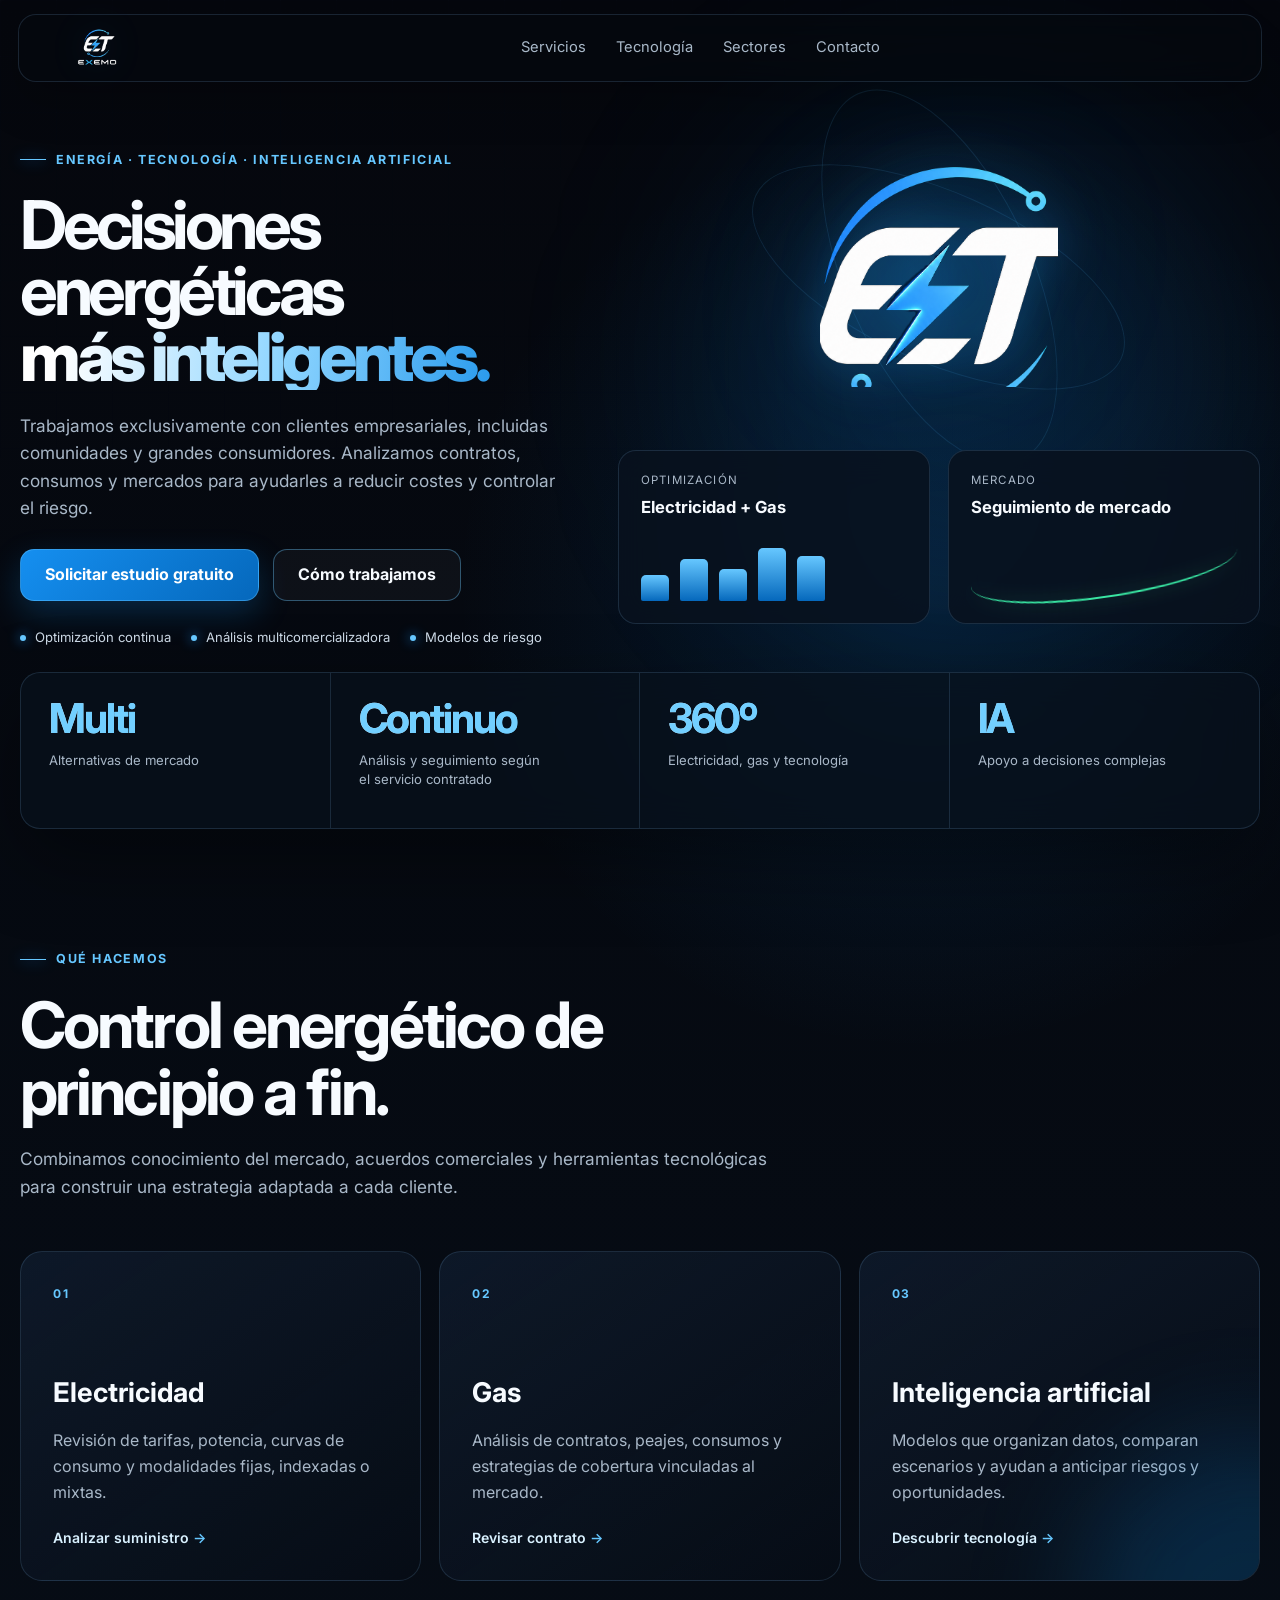
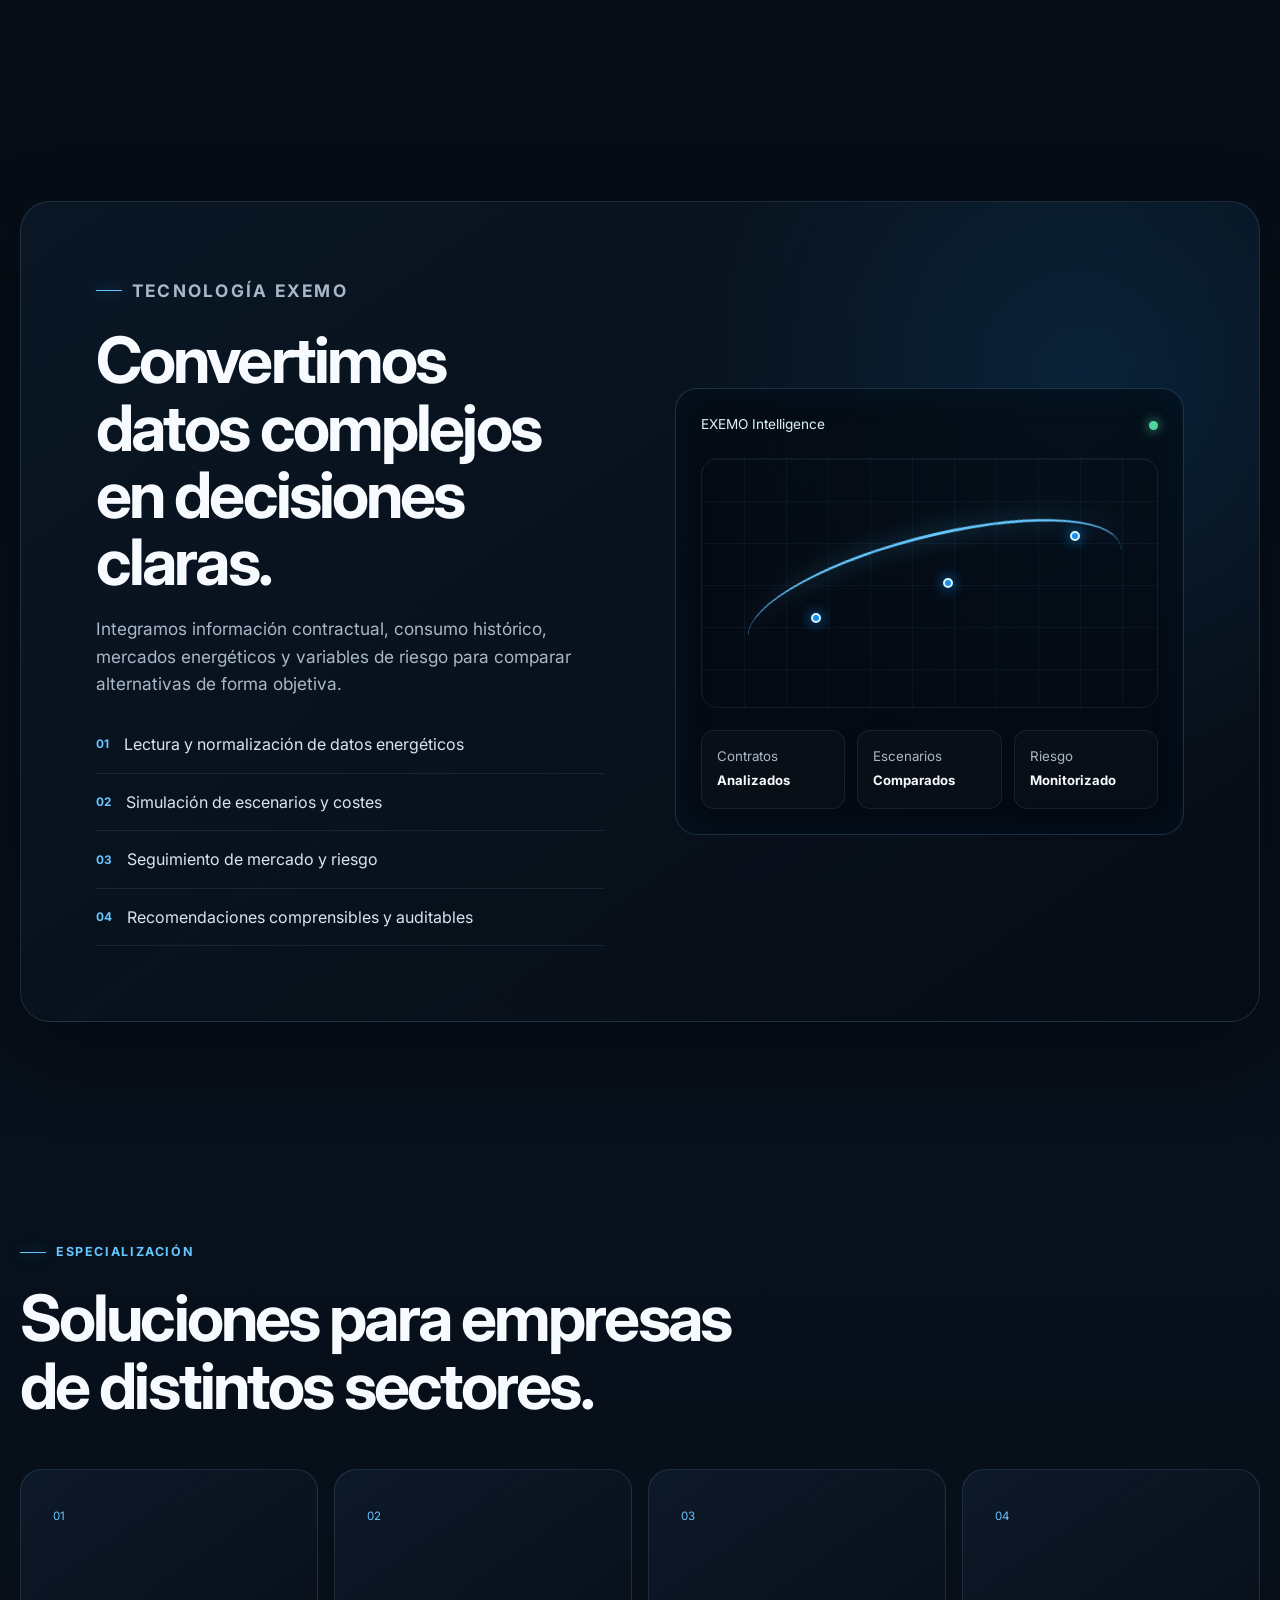
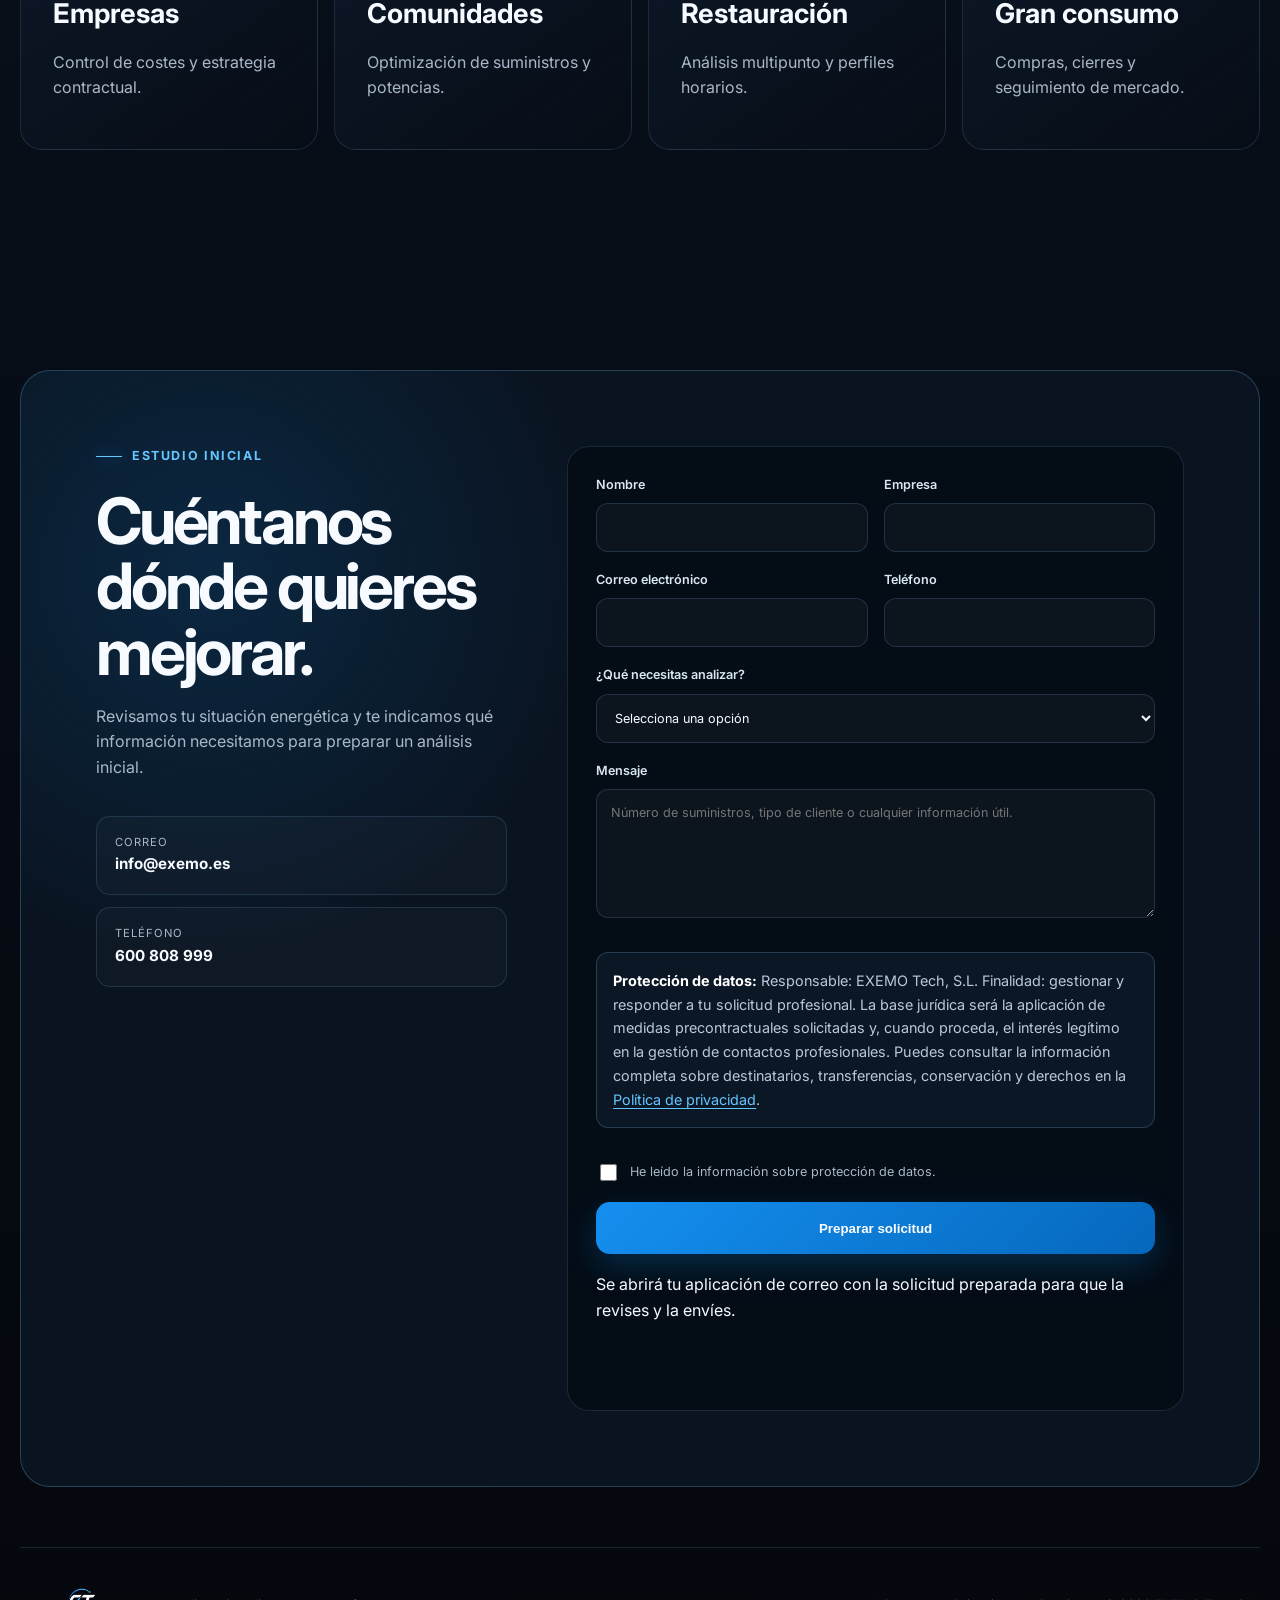
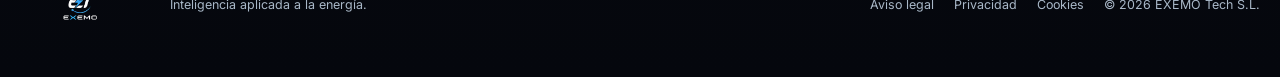
<file: index.html>
<!DOCTYPE html>
<html lang="es">
<head>
  <meta charset="UTF-8">
  <meta name="viewport" content="width=device-width, initial-scale=1.0">
  <title>EXEMO Tech | Inteligencia aplicada a la energía</title>
  <meta name="description" content="EXEMO Tech optimiza contratos, consumos y decisiones energéticas mediante análisis avanzado e inteligencia artificial.">
  <meta name="theme-color" content="#05070d">

  <link rel="icon" href="assets/favicon.png" type="image/png">
  <link rel="preconnect" href="https://fonts.googleapis.com">
  <link rel="preconnect" href="https://fonts.gstatic.com" crossorigin>
  <link href="https://fonts.googleapis.com/css2?family=Inter:wght@400;500;600;700;800&display=swap" rel="stylesheet">
  <link rel="stylesheet" href="css/style.css?v=10">
  <style>
    .privacy-inline{margin:1rem 0;padding:1rem;border:1px solid rgba(120,170,210,.25);border-radius:12px;background:rgba(16,29,43,.72);color:#b9c8d8;font-size:.9rem;line-height:1.65}
    .privacy-inline strong{color:#fff}
    .privacy-inline a{color:#62c5ff;text-decoration:underline;text-underline-offset:3px}
  </style>
</head>

<body>
  <div class="background-grid" aria-hidden="true"></div>

  <header class="site-header">
    <a class="brand" href="#inicio" aria-label="EXEMO Tech, inicio">
      <img src="assets/logo-dark-transparent.png" alt="EXEMO Tech">
    </a>

    <button class="menu-button" type="button" aria-expanded="false" aria-controls="main-navigation">
      <span></span><span></span><span></span>
      <span class="sr-only">Abrir menú</span>
    </button>

    <nav id="main-navigation" class="main-nav" aria-label="Navegación principal">
      <a href="#servicios">Servicios</a>
      <a href="#tecnologia">Tecnología</a>
      <a href="#sectores">Sectores</a>
      <a href="#contacto">Contacto</a>
    </nav>
  </header>

  <main>
    <section id="inicio" class="hero">
      <div class="hero-glow" aria-hidden="true"></div>

      <div class="hero-copy reveal">
        <p class="eyebrow"><span></span> Energía · Tecnología · Inteligencia artificial</p>

        <h1>
          Decisiones energéticas
          <strong>más inteligentes.</strong>
        </h1>

        <p class="hero-description">
          Trabajamos exclusivamente con clientes empresariales, incluidas comunidades y grandes
          consumidores. Analizamos contratos, consumos y mercados para ayudarles a reducir costes
          y controlar el riesgo.
        </p>

        <div class="hero-actions">
          <a class="button" href="#contacto">Solicitar estudio gratuito</a>
          <a class="button button-secondary" href="#tecnologia">Cómo trabajamos</a>
        </div>

        <div class="trust-strip" aria-label="Principales capacidades">
          <span>Optimización continua</span>
          <span>Análisis multicomercializadora</span>
          <span>Modelos de riesgo</span>
        </div>
      </div>

      <div class="hero-visual reveal" aria-label="Panel conceptual de inteligencia energética">
        <div class="orbital-card">
          <div class="orbital-ring ring-one"></div>
          <div class="orbital-ring ring-two"></div>
          <img class="hero-symbol" src="assets/exemo-symbol.png" alt="" aria-hidden="true">
        </div>

        <div class="data-card data-card-top">
          <span class="data-label">Mercado</span>
          <strong>Seguimiento de mercado</strong>
          <span class="data-status"><i></i> Información para el análisis</span>
        </div>

        <div class="data-card data-card-bottom">
          <span class="data-label">Optimización</span>
          <strong>Electricidad + Gas</strong>
          <div class="mini-bars" aria-hidden="true">
            <span style="--height: 42%"></span>
            <span style="--height: 68%"></span>
            <span style="--height: 52%"></span>
            <span style="--height: 86%"></span>
            <span style="--height: 72%"></span>
          </div>
        </div>
      </div>
    
</section>

    <section class="proof-strip" aria-label="Capacidades de EXEMO Tech">
      <div class="proof-item reveal">
        <strong>Multi</strong>
        <p>Alternativas de mercado</p>
      </div>
      <div class="proof-item reveal">
        <strong>Continuo</strong>
        <p>Análisis y seguimiento según el servicio contratado</p>
      </div>
      <div class="proof-item reveal">
        <strong>360º</strong>
        <p>Electricidad, gas y tecnología</p>
      </div>
      <div class="proof-item reveal">
        <strong>IA</strong>
        <p>Apoyo a decisiones complejas</p>
      </div>
    </section>

    <section id="servicios" class="section">
      <div class="section-heading reveal">
        <p class="eyebrow"><span></span> Qué hacemos</p>
        <h2>Control energético de principio a fin.</h2>
        <p>
          Combinamos conocimiento del mercado, acuerdos comerciales y herramientas
          tecnológicas para construir una estrategia adaptada a cada cliente.
        </p>
      </div>

      <div class="services-grid">
        <article class="service-card reveal">
          <div class="service-number">01</div>
          <h3>Electricidad</h3>
          <p>Revisión de tarifas, potencia, curvas de consumo y modalidades fijas, indexadas o mixtas.</p>
          <a href="#contacto">Analizar suministro <span>→</span></a>
        </article>

        <article class="service-card reveal">
          <div class="service-number">02</div>
          <h3>Gas</h3>
          <p>Análisis de contratos, peajes, consumos y estrategias de cobertura vinculadas al mercado.</p>
          <a href="#contacto">Revisar contrato <span>→</span></a>
        </article>

        <article class="service-card service-card-featured reveal">
          <div class="service-number">03</div>
          <h3>Inteligencia artificial</h3>
          <p>Modelos que organizan datos, comparan escenarios y ayudan a anticipar riesgos y oportunidades.</p>
          <a href="#tecnologia">Descubrir tecnología <span>→</span></a>
        </article>
      </div>
    </section>

    <section id="tecnologia" class="section technology-section">
      <div class="technology-panel reveal">
        <div class="technology-copy">
          <p class="eyebrow"><span></span> Tecnología EXEMO</p>
          <h2>Convertimos datos complejos en decisiones claras.</h2>
          <p>
            Integramos información contractual, consumo histórico, mercados energéticos
            y variables de riesgo para comparar alternativas de forma objetiva.
          </p>

          <ul class="feature-list">
            <li><span>01</span> Lectura y normalización de datos energéticos</li>
            <li><span>02</span> Simulación de escenarios y costes</li>
            <li><span>03</span> Seguimiento de mercado y riesgo</li>
            <li><span>04</span> Recomendaciones comprensibles y auditables</li>
          </ul>
        </div>

        <div class="technology-dashboard" aria-hidden="true">
          <div class="dashboard-header">
            <span>EXEMO Intelligence</span>
            <i></i>
          </div>
          <div class="dashboard-chart">
            <span class="chart-line"></span>
            <div class="chart-point point-one"></div>
            <div class="chart-point point-two"></div>
            <div class="chart-point point-three"></div>
          </div>
          <div class="dashboard-metrics">
            <div><small>Contratos</small><strong>Analizados</strong></div>
            <div><small>Escenarios</small><strong>Comparados</strong></div>
            <div><small>Riesgo</small><strong>Monitorizado</strong></div>
          </div>
        </div>
      </div>
    </section>

    <section id="sectores" class="section">
      <div class="section-heading reveal">
        <p class="eyebrow"><span></span> Especialización</p>
        <h2>Soluciones para empresas de distintos sectores.</h2>
      </div>

      <div class="sectors-grid">
        <article class="sector-card reveal"><span>01</span><h3>Empresas</h3><p>Control de costes y estrategia contractual.</p></article>
        <article class="sector-card reveal"><span>02</span><h3>Comunidades</h3><p>Optimización de suministros y potencias.</p></article>
        <article class="sector-card reveal"><span>03</span><h3>Restauración</h3><p>Análisis multipunto y perfiles horarios.</p></article>
        <article class="sector-card reveal"><span>04</span><h3>Gran consumo</h3><p>Compras, cierres y seguimiento de mercado.</p></article>
      </div>
    </section>

    

    <section id="contacto" class="section contact-section">
      <div class="contact-layout">
        <div class="contact-copy reveal">
          <p class="eyebrow"><span></span> Estudio inicial</p>
          <h2>Cuéntanos dónde quieres mejorar.</h2>
          <p>
            Revisamos tu situación energética y te indicamos qué información necesitamos
            para preparar un análisis inicial.
          </p>

          <div class="contact-details">
            <a href="mailto:info@exemo.es">
              <small>Correo</small>
              <strong>info@exemo.es</strong>
            </a>
            <a href="tel:+34600808999">
              <small>Teléfono</small>
              <strong>600 808 999</strong>
            </a>
          </div>
        </div>

        <form class="contact-form reveal" id="contact-form">
          <div class="form-row">
            <label>
              Nombre
              <input type="text" name="name" autocomplete="name" required>
            </label>
            <label>
              Empresa
              <input type="text" name="company" autocomplete="organization">
            </label>
          </div>

          <div class="form-row">
            <label>
              Correo electrónico
              <input type="email" name="email" autocomplete="email" required>
            </label>
            <label>
              Teléfono
              <input type="tel" name="phone" autocomplete="tel">
            </label>
          </div>

          <label>
            ¿Qué necesitas analizar?
            <select name="service" required>
              <option value="">Selecciona una opción</option>
              <option>Electricidad</option>
              <option>Gas</option>
              <option>Electricidad y gas</option>
              <option>Herramientas de IA y software</option>
              <option>Otro</option>
            </select>
          </label>

          <label>
            Mensaje
            <textarea name="message" rows="5" placeholder="Número de suministros, tipo de cliente o cualquier información útil."></textarea>
          </label>

          <div class="privacy-inline">
            <strong>Protección de datos:</strong> Responsable: EXEMO Tech, S.L. Finalidad:
            gestionar y responder a tu solicitud profesional. La base jurídica será la aplicación
            de medidas precontractuales solicitadas y, cuando proceda, el interés legítimo en la
            gestión de contactos profesionales. Puedes consultar la información completa sobre
            destinatarios, transferencias, conservación y derechos en la
            <a href="privacidad.html" target="_blank" rel="noopener noreferrer">Política de privacidad</a>.
          </div>
          <label class="consent">
            <input type="checkbox" name="privacy_read" required>
            <span>He leído la información sobre protección de datos.</span>
          </label>

          <button class="button" type="submit">Preparar solicitud</button>
          <p class="form-note">Se abrirá tu aplicación de correo con la solicitud preparada para que la revises y la envíes.</p>
          <p class="form-status" role="status" aria-live="polite"></p>
        </form>
      </div>
    </section>
  </main>

  <footer class="site-footer">
    <img src="assets/logo-dark-transparent.png" alt="EXEMO Tech">
    <p>Inteligencia aplicada a la energía.</p>
    <div>
      <a href="aviso-legal.html">Aviso legal</a>
      <a href="privacidad.html">Privacidad</a>
      <a href="cookies.html">Cookies</a>
      <span>© <span id="current-year"></span> EXEMO Tech S.L.</span>
    </div>
  </footer>

 <script src="js/script.js?v=18"></script>
</body>
</html>
</file>
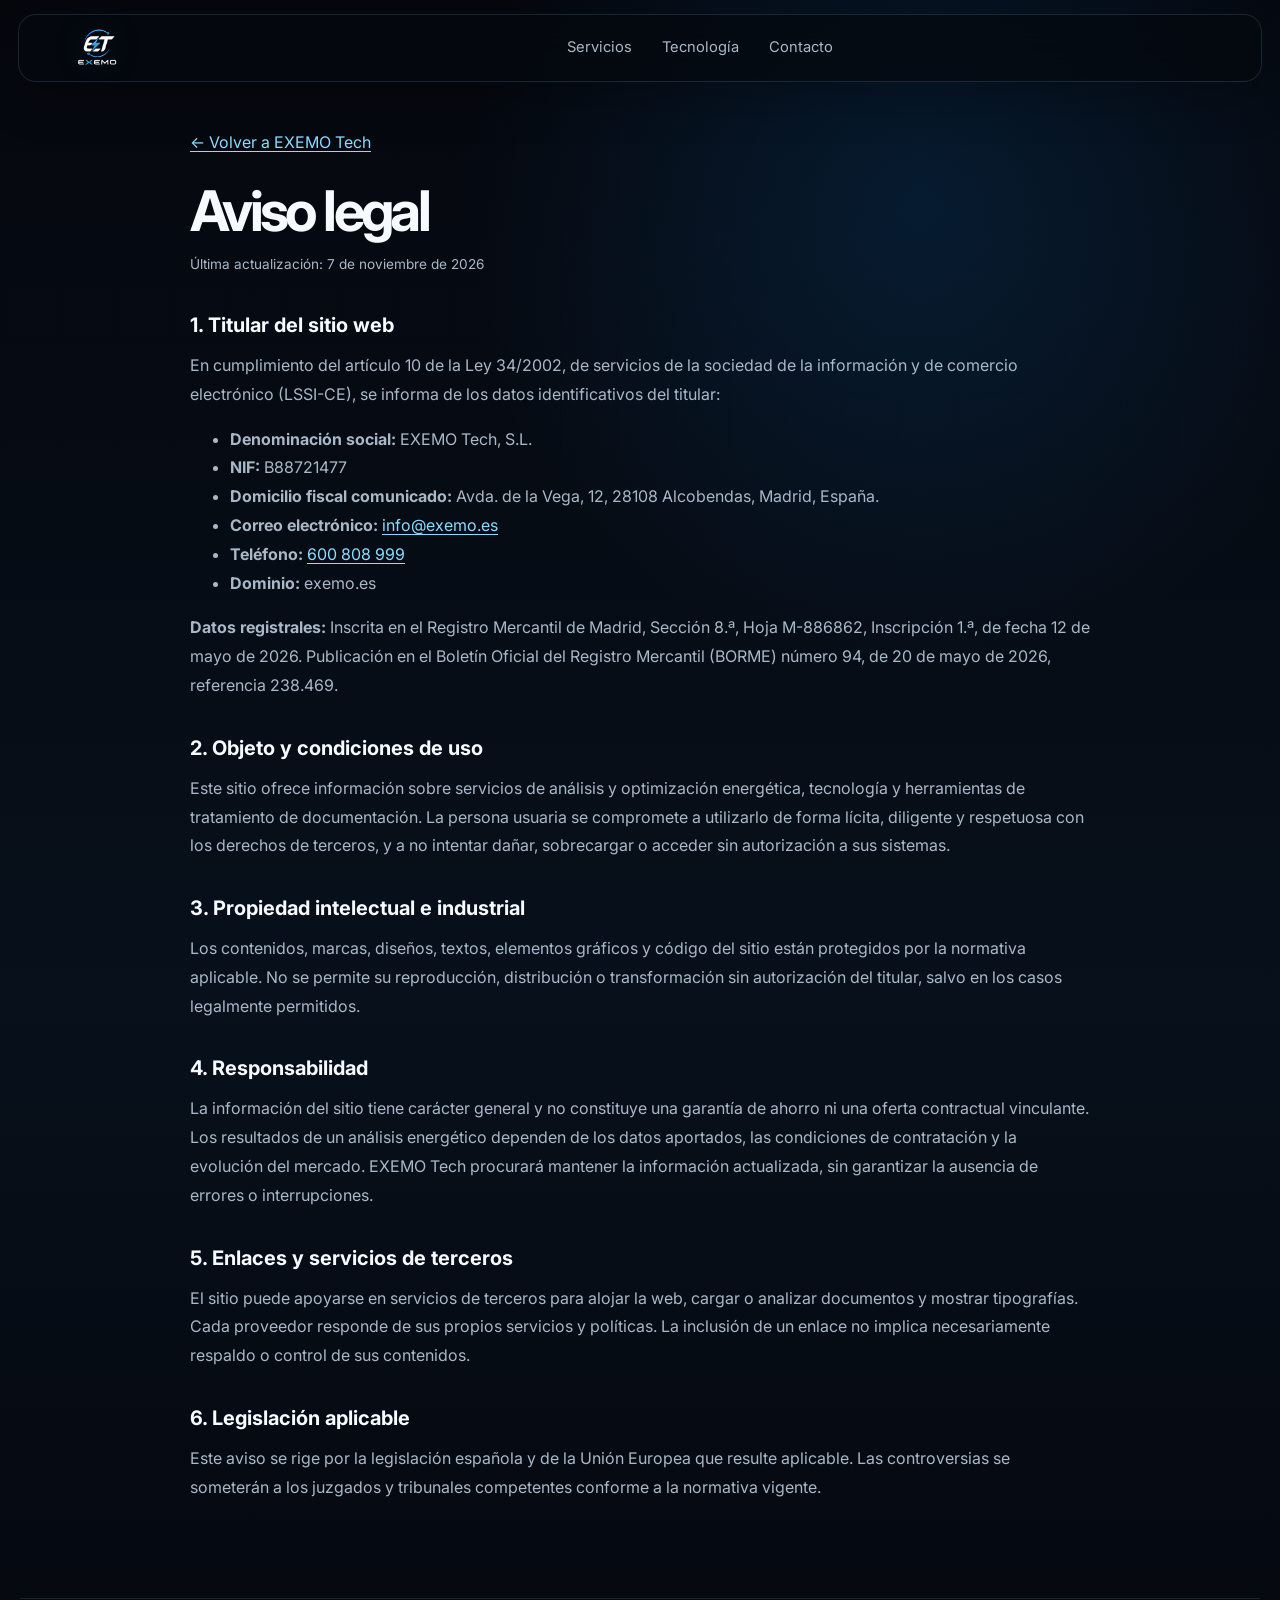
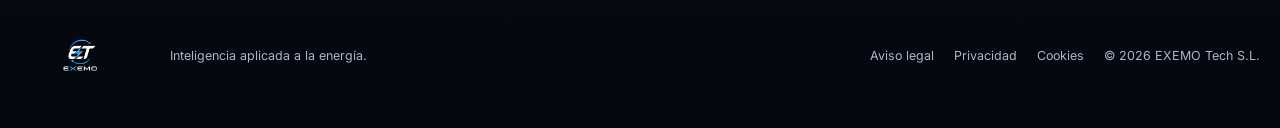
<file: aviso-legal.html>
<!DOCTYPE html>
<html lang="es"><head><meta charset="UTF-8"><meta name="viewport" content="width=device-width, initial-scale=1.0"><title>Aviso legal | EXEMO Tech</title><meta name="description" content="Aviso legal e información del titular del sitio web EXEMO Tech."><meta name="theme-color" content="#05070d"><link rel="icon" href="assets/favicon.png" type="image/png"><link rel="preconnect" href="https://fonts.googleapis.com"><link rel="preconnect" href="https://fonts.gstatic.com" crossorigin><link href="https://fonts.googleapis.com/css2?family=Inter:wght@400;500;600;700;800&display=swap" rel="stylesheet"><link rel="stylesheet" href="css/style.css?v=9"><link rel="stylesheet" href="legal.css"></head><body><div class="background-grid" aria-hidden="true"></div><header class="site-header"><a class="brand" href="index.html" aria-label="EXEMO Tech, inicio"><img src="assets/logo-dark-transparent.png" alt="EXEMO Tech"></a><nav class="main-nav" aria-label="Navegación principal"><a href="index.html#servicios">Servicios</a><a href="index.html#tecnologia">Tecnología</a><a href="index.html#contacto">Contacto</a></nav></header><main class="legal-main"><a class="legal-back" href="index.html">← Volver a EXEMO Tech</a><h1>Aviso legal</h1><p class="legal-updated">Última actualización: 7 de noviembre de 2026</p><h2>1. Titular del sitio web</h2><p>En cumplimiento del artículo 10 de la Ley 34/2002, de servicios de la sociedad de la información y de comercio electrónico (LSSI-CE), se informa de los datos identificativos del titular:</p><ul><li><strong>Denominación social:</strong> EXEMO Tech, S.L.</li><li><strong>NIF:</strong> B88721477</li><li><strong>Domicilio fiscal comunicado:</strong> Avda. de la Vega, 12, 28108 Alcobendas, Madrid, España.</li><li><strong>Correo electrónico:</strong> <a href="mailto:info@exemo.es">info@exemo.es</a></li><li><strong>Teléfono:</strong> <a href="tel:+34600808999">600 808 999</a></li><li><strong>Dominio:</strong> exemo.es</li></ul><p><strong>Datos registrales:</strong> Inscrita en el Registro Mercantil de Madrid, Sección 8.ª, Hoja M-886862, Inscripción 1.ª, de fecha 12 de mayo de 2026. Publicación en el Boletín Oficial del Registro Mercantil (BORME) número 94, de 20 de mayo de 2026, referencia 238.469.</p><h2>2. Objeto y condiciones de uso</h2><p>Este sitio ofrece información sobre servicios de análisis y optimización energética, tecnología y herramientas de tratamiento de documentación. La persona usuaria se compromete a utilizarlo de forma lícita, diligente y respetuosa con los derechos de terceros, y a no intentar dañar, sobrecargar o acceder sin autorización a sus sistemas.</p><h2>3. Propiedad intelectual e industrial</h2><p>Los contenidos, marcas, diseños, textos, elementos gráficos y código del sitio están protegidos por la normativa aplicable. No se permite su reproducción, distribución o transformación sin autorización del titular, salvo en los casos legalmente permitidos.</p><h2>4. Responsabilidad</h2><p>La información del sitio tiene carácter general y no constituye una garantía de ahorro ni una oferta contractual vinculante. Los resultados de un análisis energético dependen de los datos aportados, las condiciones de contratación y la evolución del mercado. EXEMO Tech procurará mantener la información actualizada, sin garantizar la ausencia de errores o interrupciones.</p><h2>5. Enlaces y servicios de terceros</h2><p>El sitio puede apoyarse en servicios de terceros para alojar la web, cargar o analizar documentos y mostrar tipografías. Cada proveedor responde de sus propios servicios y políticas. La inclusión de un enlace no implica necesariamente respaldo o control de sus contenidos.</p><h2>6. Legislación aplicable</h2><p>Este aviso se rige por la legislación española y de la Unión Europea que resulte aplicable. Las controversias se someterán a los juzgados y tribunales competentes conforme a la normativa vigente.</p></main><footer class="site-footer"><img src="assets/logo-dark-transparent.png" alt="EXEMO Tech"><p>Inteligencia aplicada a la energía.</p><div><a href="aviso-legal.html">Aviso legal</a><a href="privacidad.html">Privacidad</a><a href="cookies.html">Cookies</a><span>© <span id="current-year"></span> EXEMO Tech S.L.</span></div></footer><script>document.getElementById('current-year').textContent=new Date().getFullYear();</script></body></html>
</file>
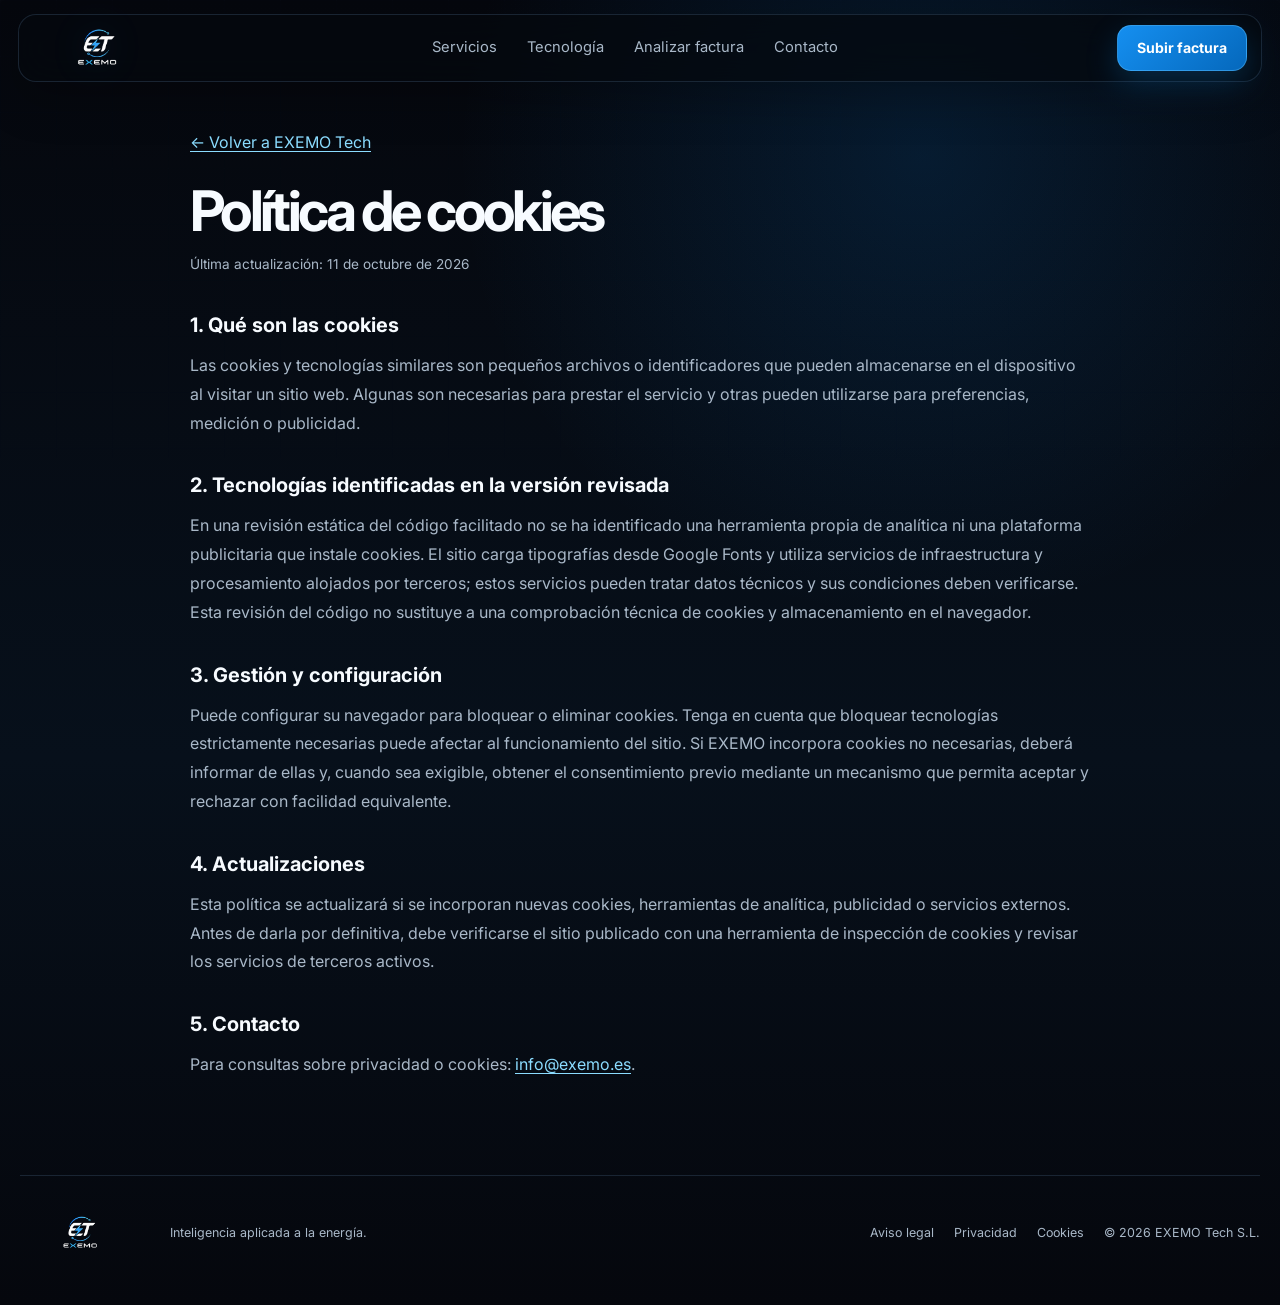
<file: cookies.html>
<!DOCTYPE html>
<html lang="es"><head><meta charset="UTF-8"><meta name="viewport" content="width=device-width, initial-scale=1.0"><title>Política de cookies | EXEMO Tech</title><meta name="description" content="Información sobre cookies y tecnologías similares en EXEMO Tech."><meta name="theme-color" content="#05070d"><link rel="icon" href="assets/favicon.png" type="image/png"><link rel="preconnect" href="https://fonts.googleapis.com"><link rel="preconnect" href="https://fonts.gstatic.com" crossorigin><link href="https://fonts.googleapis.com/css2?family=Inter:wght@400;500;600;700;800&display=swap" rel="stylesheet"><link rel="stylesheet" href="css/style.css?v=9"><link rel="stylesheet" href="legal.css"></head><body><div class="background-grid" aria-hidden="true"></div><header class="site-header"><a class="brand" href="index.html" aria-label="EXEMO Tech, inicio"><img src="assets/logo-dark-transparent.png" alt="EXEMO Tech"></a><nav class="main-nav" aria-label="Navegación principal"><a href="index.html#servicios">Servicios</a><a href="index.html#tecnologia">Tecnología</a><a href="index.html#factura">Analizar factura</a><a href="index.html#contacto">Contacto</a></nav><a class="button button-small header-cta" href="index.html#factura">Subir factura</a></header><main class="legal-main"><a class="legal-back" href="index.html">← Volver a EXEMO Tech</a><h1>Política de cookies</h1><p class="legal-updated">Última actualización: 11 de octubre de 2026</p><h2>1. Qué son las cookies</h2><p>Las cookies y tecnologías similares son pequeños archivos o identificadores que pueden almacenarse en el dispositivo al visitar un sitio web. Algunas son necesarias para prestar el servicio y otras pueden utilizarse para preferencias, medición o publicidad.</p><h2>2. Tecnologías identificadas en la versión revisada</h2><p>En una revisión estática del código facilitado no se ha identificado una herramienta propia de analítica ni una plataforma publicitaria que instale cookies. El sitio carga tipografías desde Google Fonts y utiliza servicios de infraestructura y procesamiento alojados por terceros; estos servicios pueden tratar datos técnicos y sus condiciones deben verificarse. Esta revisión del código no sustituye a una comprobación técnica de cookies y almacenamiento en el navegador.</p><h2>3. Gestión y configuración</h2><p>Puede configurar su navegador para bloquear o eliminar cookies. Tenga en cuenta que bloquear tecnologías estrictamente necesarias puede afectar al funcionamiento del sitio. Si EXEMO incorpora cookies no necesarias, deberá informar de ellas y, cuando sea exigible, obtener el consentimiento previo mediante un mecanismo que permita aceptar y rechazar con facilidad equivalente.</p><h2>4. Actualizaciones</h2><p>Esta política se actualizará si se incorporan nuevas cookies, herramientas de analítica, publicidad o servicios externos. Antes de darla por definitiva, debe verificarse el sitio publicado con una herramienta de inspección de cookies y revisar los servicios de terceros activos.</p><h2>5. Contacto</h2><p>Para consultas sobre privacidad o cookies: <a href="mailto:info@exemo.es">info@exemo.es</a>.</p></main><footer class="site-footer"><img src="assets/logo-dark-transparent.png" alt="EXEMO Tech"><p>Inteligencia aplicada a la energía.</p><div><a href="aviso-legal.html">Aviso legal</a><a href="privacidad.html">Privacidad</a><a href="cookies.html">Cookies</a><span>© <span id="current-year"></span> EXEMO Tech S.L.</span></div></footer><script>document.getElementById('current-year').textContent=new Date().getFullYear();</script></body></html>
</file>
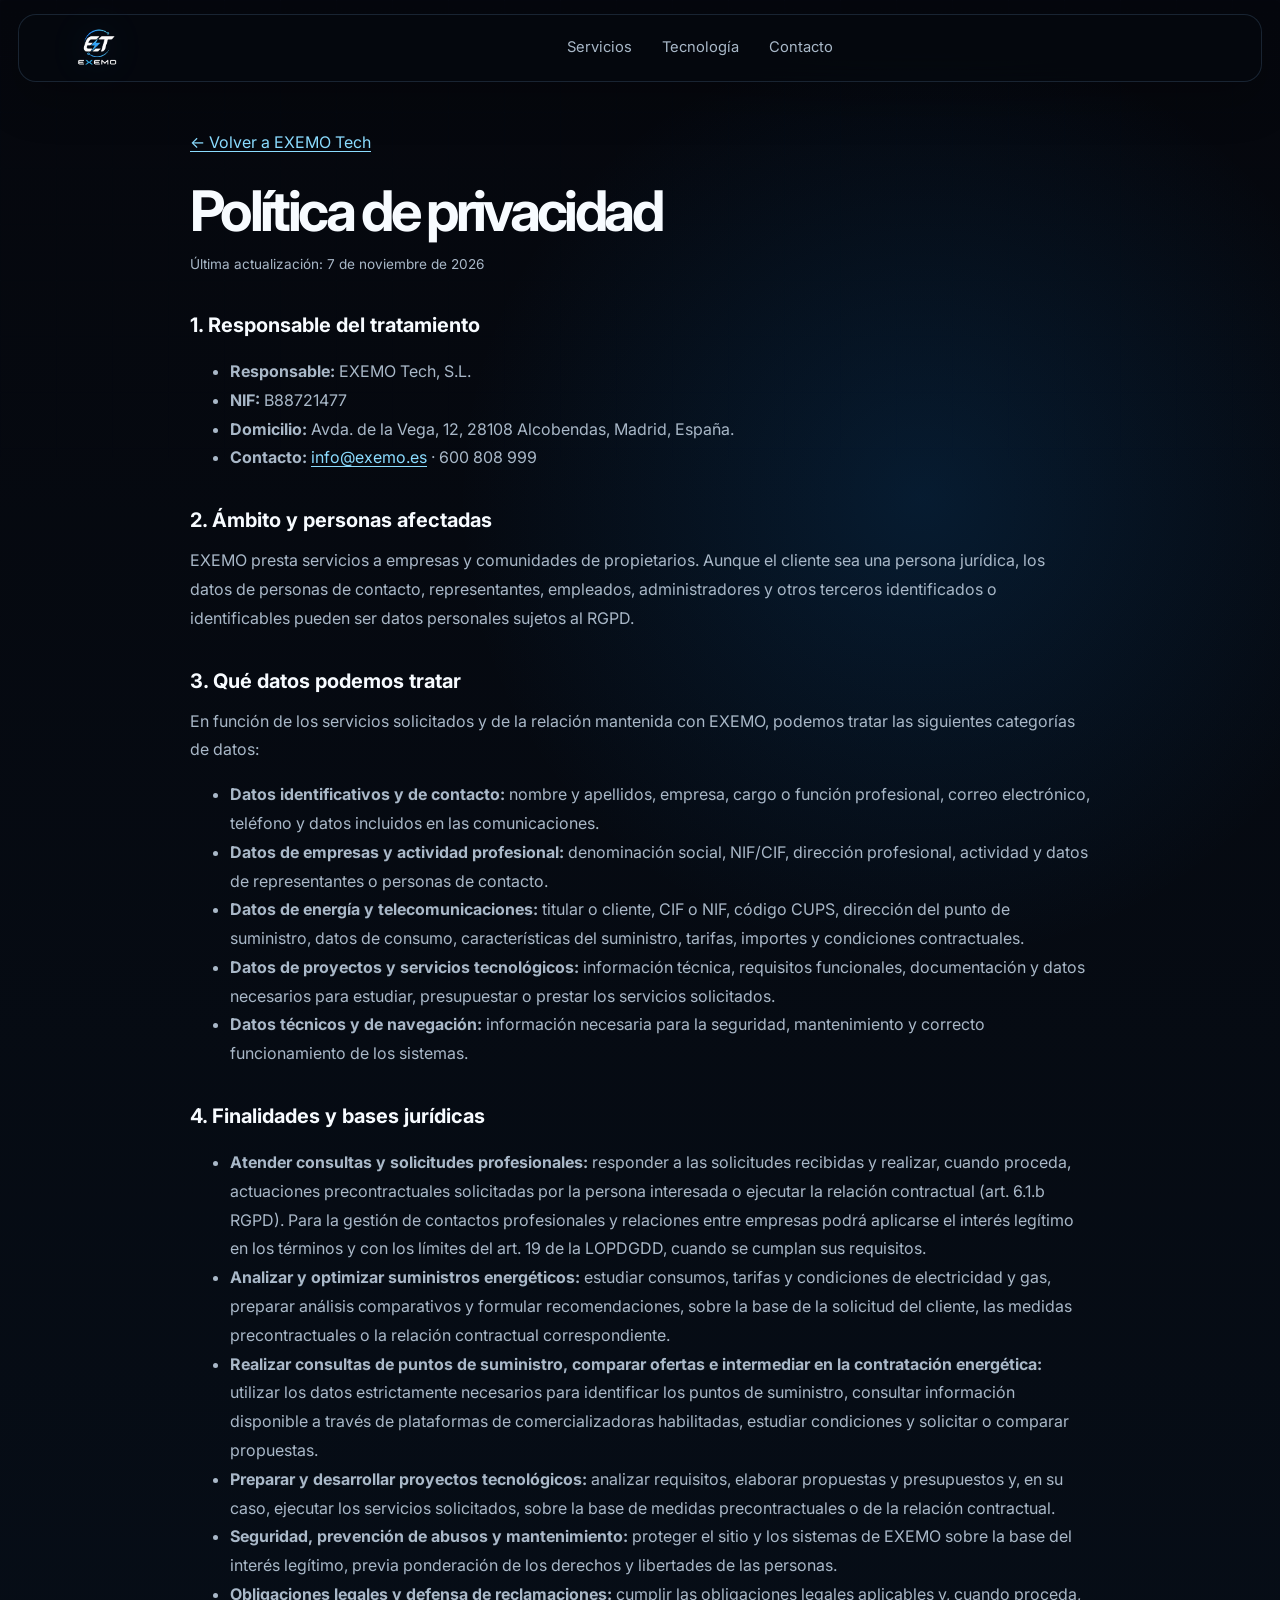
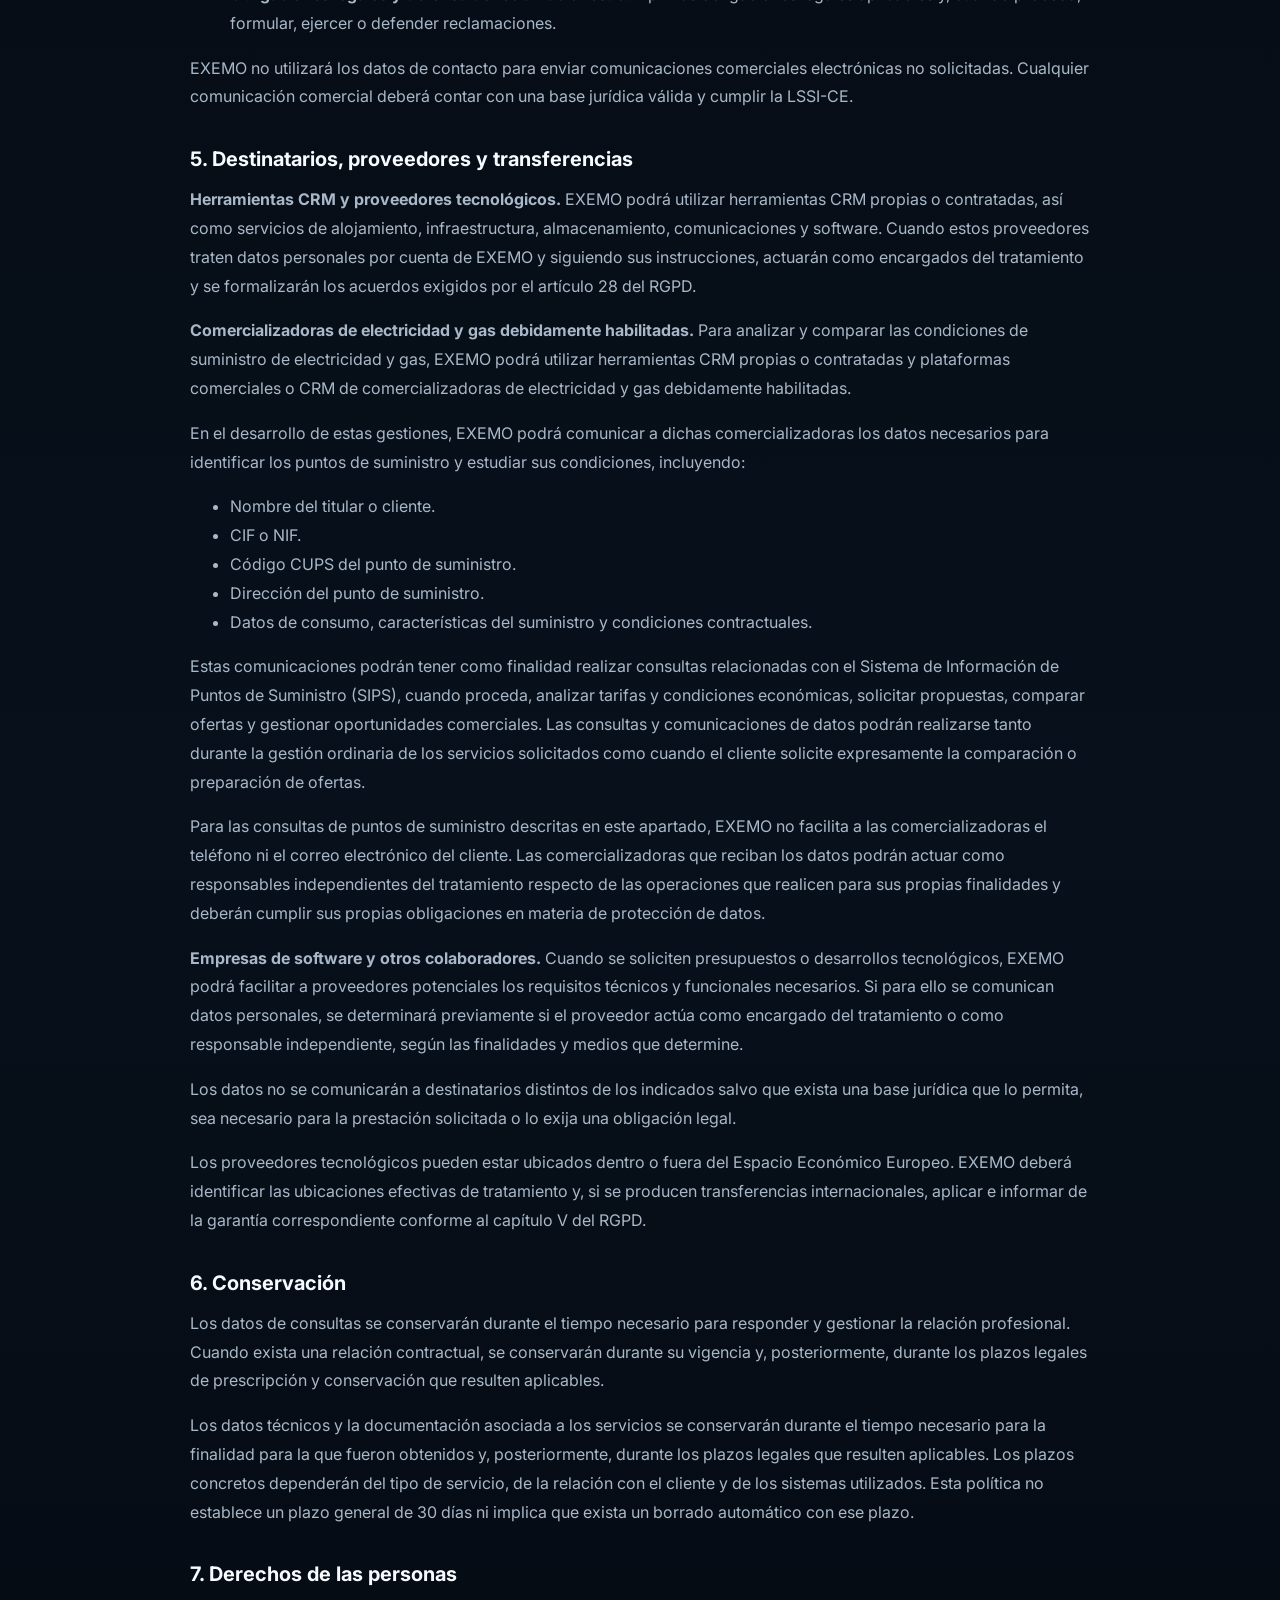
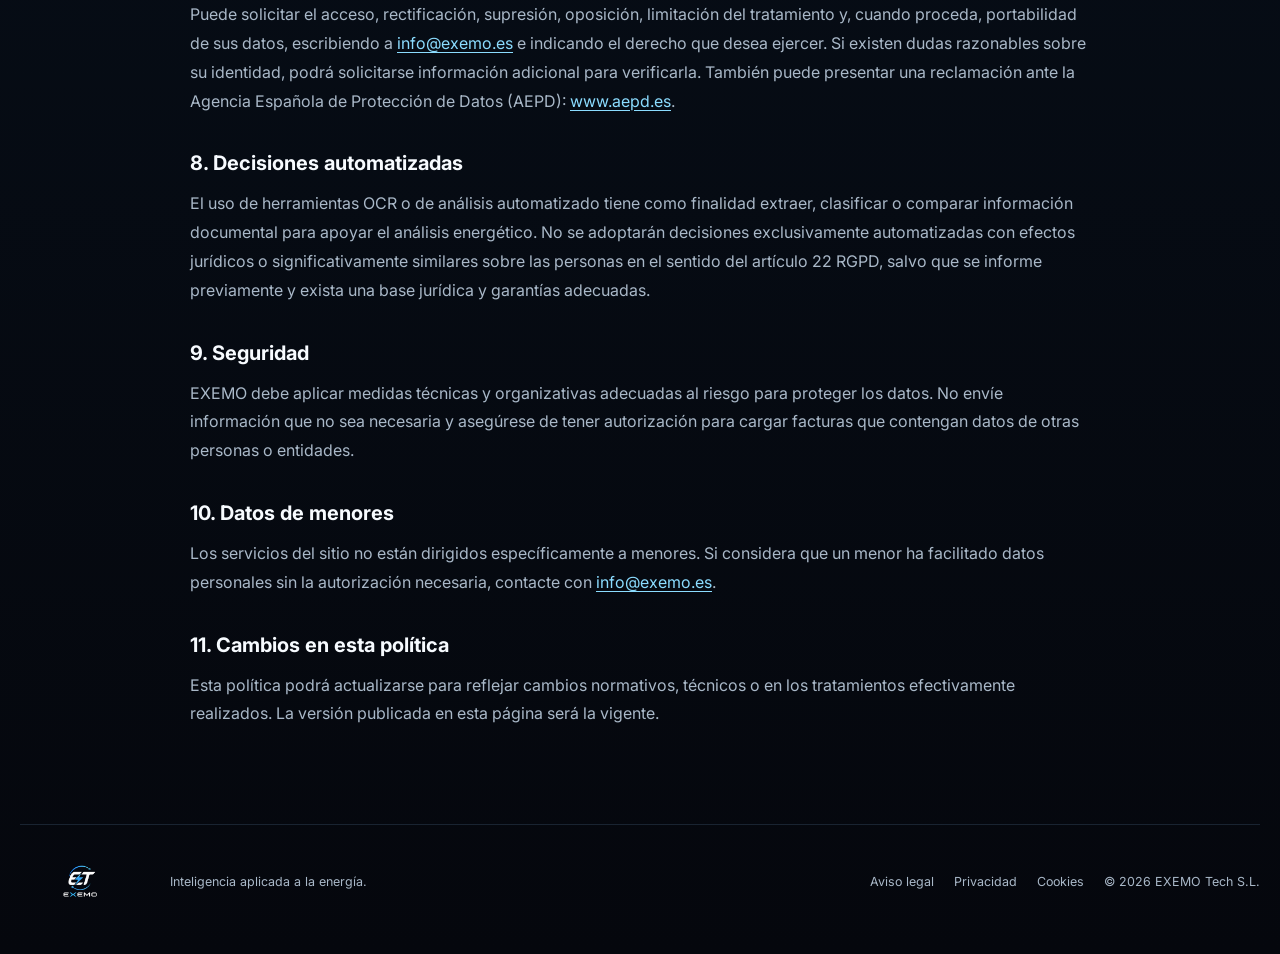
<file: privacidad.html>
<!DOCTYPE html>
<html lang="es"><head><meta charset="UTF-8"><meta name="viewport" content="width=device-width, initial-scale=1.0"><title>Política de privacidad | EXEMO Tech</title><meta name="description" content="Información sobre el tratamiento de datos personales en EXEMO Tech."><meta name="theme-color" content="#05070d"><link rel="icon" href="assets/favicon.png" type="image/png"><link rel="preconnect" href="https://fonts.googleapis.com"><link rel="preconnect" href="https://fonts.gstatic.com" crossorigin><link href="https://fonts.googleapis.com/css2?family=Inter:wght@400;500;600;700;800&display=swap" rel="stylesheet"><link rel="stylesheet" href="css/style.css?v=9"><link rel="stylesheet" href="legal.css"></head><body><div class="background-grid" aria-hidden="true"></div><header class="site-header"><a class="brand" href="index.html" aria-label="EXEMO Tech, inicio"><img src="assets/logo-dark-transparent.png" alt="EXEMO Tech"></a><nav class="main-nav" aria-label="Navegación principal"><a href="index.html#servicios">Servicios</a><a href="index.html#tecnologia">Tecnología</a><a href="index.html#contacto">Contacto</a></nav></header><main class="legal-main"><a class="legal-back" href="index.html">← Volver a EXEMO Tech</a><h1>Política de privacidad</h1><p class="legal-updated">Última actualización: 7 de noviembre de 2026</p><h2>1. Responsable del tratamiento</h2><ul><li><strong>Responsable:</strong> EXEMO Tech, S.L.</li><li><strong>NIF:</strong> B88721477</li><li><strong>Domicilio:</strong> Avda. de la Vega, 12, 28108 Alcobendas, Madrid, España.</li><li><strong>Contacto:</strong> <a href="mailto:info@exemo.es">info@exemo.es</a> · 600 808 999</li></ul><h2>2. Ámbito y personas afectadas</h2><p>EXEMO presta servicios a empresas y comunidades de propietarios. Aunque el cliente sea una persona jurídica, los datos de personas de contacto, representantes, empleados, administradores y otros terceros identificados o identificables pueden ser datos personales sujetos al RGPD.</p><h2>3. Qué datos podemos tratar</h2>
<p>En función de los servicios solicitados y de la relación mantenida con EXEMO, podemos tratar las siguientes categorías de datos:</p>
<ul>
<li><strong>Datos identificativos y de contacto:</strong> nombre y apellidos, empresa, cargo o función profesional, correo electrónico, teléfono y datos incluidos en las comunicaciones.</li>
<li><strong>Datos de empresas y actividad profesional:</strong> denominación social, NIF/CIF, dirección profesional, actividad y datos de representantes o personas de contacto.</li>
<li><strong>Datos de energía y telecomunicaciones:</strong> titular o cliente, CIF o NIF, código CUPS, dirección del punto de suministro, datos de consumo, características del suministro, tarifas, importes y condiciones contractuales.</li>
<li><strong>Datos de proyectos y servicios tecnológicos:</strong> información técnica, requisitos funcionales, documentación y datos necesarios para estudiar, presupuestar o prestar los servicios solicitados.</li>
<li><strong>Datos técnicos y de navegación:</strong> información necesaria para la seguridad, mantenimiento y correcto funcionamiento de los sistemas.</li>
</ul>
<h2>4. Finalidades y bases jurídicas</h2>
<ul>
<li><strong>Atender consultas y solicitudes profesionales:</strong> responder a las solicitudes recibidas y realizar, cuando proceda, actuaciones precontractuales solicitadas por la persona interesada o ejecutar la relación contractual (art. 6.1.b RGPD). Para la gestión de contactos profesionales y relaciones entre empresas podrá aplicarse el interés legítimo en los términos y con los límites del art. 19 de la LOPDGDD, cuando se cumplan sus requisitos.</li>
<li><strong>Analizar y optimizar suministros energéticos:</strong> estudiar consumos, tarifas y condiciones de electricidad y gas, preparar análisis comparativos y formular recomendaciones, sobre la base de la solicitud del cliente, las medidas precontractuales o la relación contractual correspondiente.</li>
<li><strong>Realizar consultas de puntos de suministro, comparar ofertas e intermediar en la contratación energética:</strong> utilizar los datos estrictamente necesarios para identificar los puntos de suministro, consultar información disponible a través de plataformas de comercializadoras habilitadas, estudiar condiciones y solicitar o comparar propuestas.</li>
<li><strong>Preparar y desarrollar proyectos tecnológicos:</strong> analizar requisitos, elaborar propuestas y presupuestos y, en su caso, ejecutar los servicios solicitados, sobre la base de medidas precontractuales o de la relación contractual.</li>
<li><strong>Seguridad, prevención de abusos y mantenimiento:</strong> proteger el sitio y los sistemas de EXEMO sobre la base del interés legítimo, previa ponderación de los derechos y libertades de las personas.</li>
<li><strong>Obligaciones legales y defensa de reclamaciones:</strong> cumplir las obligaciones legales aplicables y, cuando proceda, formular, ejercer o defender reclamaciones.</li>
</ul>
<p>EXEMO no utilizará los datos de contacto para enviar comunicaciones comerciales electrónicas no solicitadas. Cualquier comunicación comercial deberá contar con una base jurídica válida y cumplir la LSSI-CE.</p>
<h2>5. Destinatarios, proveedores y transferencias</h2>
<p><strong>Herramientas CRM y proveedores tecnológicos.</strong> EXEMO podrá utilizar herramientas CRM propias o contratadas, así como servicios de alojamiento, infraestructura, almacenamiento, comunicaciones y software. Cuando estos proveedores traten datos personales por cuenta de EXEMO y siguiendo sus instrucciones, actuarán como encargados del tratamiento y se formalizarán los acuerdos exigidos por el artículo 28 del RGPD.</p>
<p><strong>Comercializadoras de electricidad y gas debidamente habilitadas.</strong> Para analizar y comparar las condiciones de suministro de electricidad y gas, EXEMO podrá utilizar herramientas CRM propias o contratadas y plataformas comerciales o CRM de comercializadoras de electricidad y gas debidamente habilitadas.</p>
<p>En el desarrollo de estas gestiones, EXEMO podrá comunicar a dichas comercializadoras los datos necesarios para identificar los puntos de suministro y estudiar sus condiciones, incluyendo:</p>
<ul>
<li>Nombre del titular o cliente.</li>
<li>CIF o NIF.</li>
<li>Código CUPS del punto de suministro.</li>
<li>Dirección del punto de suministro.</li>
<li>Datos de consumo, características del suministro y condiciones contractuales.</li>
</ul>
<p>Estas comunicaciones podrán tener como finalidad realizar consultas relacionadas con el Sistema de Información de Puntos de Suministro (SIPS), cuando proceda, analizar tarifas y condiciones económicas, solicitar propuestas, comparar ofertas y gestionar oportunidades comerciales. Las consultas y comunicaciones de datos podrán realizarse tanto durante la gestión ordinaria de los servicios solicitados como cuando el cliente solicite expresamente la comparación o preparación de ofertas.</p>
<p>Para las consultas de puntos de suministro descritas en este apartado, EXEMO no facilita a las comercializadoras el teléfono ni el correo electrónico del cliente. Las comercializadoras que reciban los datos podrán actuar como responsables independientes del tratamiento respecto de las operaciones que realicen para sus propias finalidades y deberán cumplir sus propias obligaciones en materia de protección de datos.</p>
<p><strong>Empresas de software y otros colaboradores.</strong> Cuando se soliciten presupuestos o desarrollos tecnológicos, EXEMO podrá facilitar a proveedores potenciales los requisitos técnicos y funcionales necesarios. Si para ello se comunican datos personales, se determinará previamente si el proveedor actúa como encargado del tratamiento o como responsable independiente, según las finalidades y medios que determine.</p>
<p>Los datos no se comunicarán a destinatarios distintos de los indicados salvo que exista una base jurídica que lo permita, sea necesario para la prestación solicitada o lo exija una obligación legal.</p>
<p>Los proveedores tecnológicos pueden estar ubicados dentro o fuera del Espacio Económico Europeo. EXEMO deberá identificar las ubicaciones efectivas de tratamiento y, si se producen transferencias internacionales, aplicar e informar de la garantía correspondiente conforme al capítulo V del RGPD.</p>
<h2>6. Conservación</h2><p>Los datos de consultas se conservarán durante el tiempo necesario para responder y gestionar la relación profesional. Cuando exista una relación contractual, se conservarán durante su vigencia y, posteriormente, durante los plazos legales de prescripción y conservación que resulten aplicables.</p><p>Los datos técnicos y la documentación asociada a los servicios se conservarán durante el tiempo necesario para la finalidad para la que fueron obtenidos y, posteriormente, durante los plazos legales que resulten aplicables. Los plazos concretos dependerán del tipo de servicio, de la relación con el cliente y de los sistemas utilizados. Esta política no establece un plazo general de 30 días ni implica que exista un borrado automático con ese plazo.</p><h2>7. Derechos de las personas</h2><p>Puede solicitar el acceso, rectificación, supresión, oposición, limitación del tratamiento y, cuando proceda, portabilidad de sus datos, escribiendo a <a href="mailto:info@exemo.es">info@exemo.es</a> e indicando el derecho que desea ejercer. Si existen dudas razonables sobre su identidad, podrá solicitarse información adicional para verificarla. También puede presentar una reclamación ante la Agencia Española de Protección de Datos (AEPD): <a href="https://www.aepd.es/" target="_blank" rel="noopener noreferrer">www.aepd.es</a>.</p><h2>8. Decisiones automatizadas</h2><p>El uso de herramientas OCR o de análisis automatizado tiene como finalidad extraer, clasificar o comparar información documental para apoyar el análisis energético. No se adoptarán decisiones exclusivamente automatizadas con efectos jurídicos o significativamente similares sobre las personas en el sentido del artículo 22 RGPD, salvo que se informe previamente y exista una base jurídica y garantías adecuadas.</p><h2>9. Seguridad</h2><p>EXEMO debe aplicar medidas técnicas y organizativas adecuadas al riesgo para proteger los datos. No envíe información que no sea necesaria y asegúrese de tener autorización para cargar facturas que contengan datos de otras personas o entidades.</p><h2>10. Datos de menores</h2><p>Los servicios del sitio no están dirigidos específicamente a menores. Si considera que un menor ha facilitado datos personales sin la autorización necesaria, contacte con <a href="mailto:info@exemo.es">info@exemo.es</a>.</p><h2>11. Cambios en esta política</h2><p>Esta política podrá actualizarse para reflejar cambios normativos, técnicos o en los tratamientos efectivamente realizados. La versión publicada en esta página será la vigente.</p></main><footer class="site-footer"><img src="assets/logo-dark-transparent.png" alt="EXEMO Tech"><p>Inteligencia aplicada a la energía.</p><div><a href="aviso-legal.html">Aviso legal</a><a href="privacidad.html">Privacidad</a><a href="cookies.html">Cookies</a><span>© <span id="current-year"></span> EXEMO Tech S.L.</span></div></footer><script>document.getElementById('current-year').textContent=new Date().getFullYear();</script></body></html>
</file>
<file: css/style.css>
/* EXEMO Tech — versión inicial */
:root {
  --background: #05070d;
  --background-soft: #09111d;
  --surface: rgba(13, 24, 39, 0.78);
  --surface-solid: #0d1827;
  --primary: #158ff0;
  --primary-light: #66c7ff;
  --primary-deep: #0568bc;
  --text: #f7fbff;
  --text-secondary: #a9b8c8;
  --border: rgba(143, 201, 255, 0.15);
  --max-width: 1180px;
  --radius: 22px;
  --shadow: 0 30px 80px rgba(0, 0, 0, 0.38);
}

* {
  box-sizing: border-box;
}

html {
  scroll-behavior: smooth;
}

body {
  margin: 0;
  min-width: 320px;
  background:
    radial-gradient(circle at 72% 12%, rgba(12, 119, 209, 0.17), transparent 29rem),
    linear-gradient(180deg, #05070d 0%, #07101b 58%, #05070d 100%);
  color: var(--text);
  font-family: "Inter", system-ui, sans-serif;
  line-height: 1.6;
  overflow-x: hidden;
}

body.menu-open {
  overflow: hidden;
}

img {
  display: block;
  max-width: 100%;
}

a {
  color: inherit;
  text-decoration: none;
}

button,
a {
  -webkit-tap-highlight-color: transparent;
}

.sr-only {
  position: absolute;
  width: 1px;
  height: 1px;
  overflow: hidden;
  clip: rect(0, 0, 0, 0);
}

.background-grid {
  position: fixed;
  inset: 0;
  z-index: -1;
  opacity: 0.19;
  background-image:
    linear-gradient(rgba(120, 189, 255, 0.05) 1px, transparent 1px),
    linear-gradient(90deg, rgba(120, 189, 255, 0.05) 1px, transparent 1px);
  background-size: 56px 56px;
  mask-image: linear-gradient(to bottom, black, transparent 88%);
}

.site-header {
  position: fixed;
  top: 18px;
  left: 50%;
  z-index: 20;
  width: min(calc(100% - 36px), var(--max-width));
  transform: translateX(-50%);
  display: grid;
  grid-template-columns: auto 1fr auto;
  align-items: center;
  gap: 28px;
  min-height: 72px;
  padding: 10px 12px 10px 20px;
  border: 1px solid var(--border);
  border-radius: 18px;
  background: rgba(5, 9, 15, 0.72);
  box-shadow: 0 18px 45px rgba(0, 0, 0, 0.23);
  backdrop-filter: blur(18px);
}

.brand img {
  width: 145px;
  max-height: 48px;
  object-fit: contain;
}

.main-nav {
  display: flex;
  justify-content: center;
  gap: 30px;
  color: var(--text-secondary);
  font-size: 0.92rem;
}

.main-nav a {
  transition: color 180ms ease;
}

.main-nav a:hover {
  color: var(--text);
}

.menu-button {
  display: none;
  border: 0;
  background: transparent;
}

.button {
  display: inline-flex;
  align-items: center;
  justify-content: center;
  min-height: 52px;
  padding: 0 24px;
  border: 1px solid rgba(106, 201, 255, 0.38);
  border-radius: 14px;
  background: linear-gradient(135deg, var(--primary), var(--primary-deep));
  box-shadow: 0 12px 32px rgba(13, 136, 232, 0.24);
  color: white;
  font-weight: 700;
  transition: transform 180ms ease, box-shadow 180ms ease, border-color 180ms ease;
}

.button:hover {
  transform: translateY(-2px);
  border-color: rgba(133, 216, 255, 0.75);
  box-shadow: 0 18px 42px rgba(13, 136, 232, 0.34);
}

.button-small {
  min-height: 46px;
  padding-inline: 19px;
  font-size: 0.88rem;
}

.button-secondary {
  background: rgba(255, 255, 255, 0.035);
  box-shadow: none;
  color: var(--text);
}

.hero {
  position: relative;
  display: grid;
  grid-template-columns: 1.07fr 0.93fr;
  align-items: center;
  gap: 55px;
  width: min(calc(100% - 40px), var(--max-width));
  min-height: 100vh;
  margin: 0 auto;
  padding: 150px 0 90px;
}

.hero-copy {
  position: relative;
  z-index: 2;
}

.eyebrow {
  display: flex;
  align-items: center;
  gap: 10px;
  margin: 0 0 22px;
  color: var(--primary-light);
  font-size: 0.78rem;
  font-weight: 700;
  letter-spacing: 0.13em;
  text-transform: uppercase;
}

.eyebrow span {
  width: 26px;
  height: 1px;
  background: var(--primary-light);
  box-shadow: 0 0 14px var(--primary);
}

h1,
h2,
h3,
p {
  margin-top: 0;
}

h1 {
  max-width: 790px;
  margin-bottom: 27px;
  font-size: clamp(3.3rem, 7vw, 6.7rem);
  line-height: 0.96;
  letter-spacing: -0.065em;
}

h1 strong {
  display: block;
  background: linear-gradient(100deg, #ffffff 8%, #8ed5ff 48%, #168fe9 94%);
  -webkit-background-clip: text;
  background-clip: text;
  color: transparent;
  font-weight: 800;
}

.hero-description {
  max-width: 660px;
  color: var(--text-secondary);
  font-size: clamp(1.05rem, 1.7vw, 1.25rem);
}

.hero-actions {
  display: flex;
  flex-wrap: wrap;
  gap: 14px;
  margin-top: 35px;
}

.trust-strip {
  display: flex;
  flex-wrap: wrap;
  gap: 12px 24px;
  margin-top: 40px;
  color: #cbd8e5;
  font-size: 0.82rem;
}

.trust-strip span::before {
  content: "";
  display: inline-block;
  width: 6px;
  height: 6px;
  margin-right: 9px;
  border-radius: 50%;
  background: var(--primary-light);
  box-shadow: 0 0 12px var(--primary);
  vertical-align: middle;
}

.hero-visual {
  position: relative;
  display: grid;
  place-items: center;
  min-height: 580px;
}

.hero-glow {
  position: absolute;
  top: 15%;
  right: 2%;
  width: 520px;
  height: 520px;
  border-radius: 50%;
  background: rgba(15, 134, 225, 0.12);
  filter: blur(100px);
}

.orbital-card {
  position: relative;
  display: grid;
  place-items: center;
  width: min(410px, 80vw);
  aspect-ratio: 1;
  border: 1px solid rgba(122, 205, 255, 0.22);
  border-radius: 50%;
  background:
    radial-gradient(circle, rgba(28, 152, 238, 0.13), transparent 57%),
    rgba(7, 14, 24, 0.56);
  box-shadow:
    inset 0 0 70px rgba(26, 154, 241, 0.08),
    0 30px 90px rgba(0, 0, 0, 0.4);
}

.orbital-card img {
  position: relative;
  z-index: 2;
  width: 74%;
  filter: drop-shadow(0 0 35px rgba(48, 174, 255, 0.18));
}

.orbital-ring {
  position: absolute;
  border: 1px solid rgba(83, 184, 255, 0.22);
  border-radius: 50%;
}

.ring-one {
  width: 118%;
  height: 50%;
  transform: rotate(24deg);
}

.ring-two {
  width: 55%;
  height: 118%;
  transform: rotate(-24deg);
}

.data-card {
  position: absolute;
  z-index: 4;
  width: 210px;
  padding: 17px 18px;
  border: 1px solid var(--border);
  border-radius: 15px;
  background: rgba(9, 18, 30, 0.88);
  box-shadow: var(--shadow);
  backdrop-filter: blur(16px);
}

.data-card-top {
  top: 12%;
  right: -2%;
}

.data-card-bottom {
  bottom: 10%;
  left: -4%;
}

.data-label {
  display: block;
  color: var(--text-secondary);
  font-size: 0.72rem;
  text-transform: uppercase;
  letter-spacing: 0.1em;
}

.data-card strong {
  display: block;
  margin: 5px 0;
  font-size: 0.96rem;
}

.data-status {
  color: #aee4ff;
  font-size: 0.75rem;
}

.data-status i {
  display: inline-block;
  width: 7px;
  height: 7px;
  margin-right: 6px;
  border-radius: 50%;
  background: #50d69b;
  box-shadow: 0 0 9px #50d69b;
}

.mini-bars {
  display: flex;
  align-items: end;
  gap: 7px;
  height: 38px;
  margin-top: 9px;
}

.mini-bars span {
  width: 16px;
  height: var(--height);
  border-radius: 5px 5px 2px 2px;
  background: linear-gradient(to top, var(--primary-deep), var(--primary-light));
}

.section {
  width: min(calc(100% - 40px), var(--max-width));
  margin: 0 auto;
  padding: 110px 0;
}

.section-heading {
  max-width: 760px;
  margin-bottom: 50px;
}

.section-heading h2,
.technology-copy h2,
.contact-card h2 {
  margin-bottom: 20px;
  font-size: clamp(2.2rem, 5vw, 4.4rem);
  line-height: 1.05;
  letter-spacing: -0.045em;
}

.section-heading > p:last-child,
.technology-copy > p,
.contact-card > div > p:last-child {
  color: var(--text-secondary);
  font-size: 1.08rem;
}

.services-grid {
  display: grid;
  grid-template-columns: repeat(3, 1fr);
  gap: 18px;
}

.service-card,
.sector-card {
  position: relative;
  min-height: 330px;
  padding: 32px;
  border: 1px solid var(--border);
  border-radius: var(--radius);
  background: linear-gradient(145deg, rgba(15, 27, 44, 0.85), rgba(7, 13, 22, 0.68));
  overflow: hidden;
  transition: transform 220ms ease, border-color 220ms ease;
}

.service-card:hover,
.sector-card:hover {
  transform: translateY(-6px);
  border-color: rgba(100, 201, 255, 0.38);
}

.service-card-featured::before {
  content: "";
  position: absolute;
  inset: auto -40% -60% auto;
  width: 340px;
  height: 340px;
  border-radius: 50%;
  background: rgba(13, 141, 236, 0.2);
  filter: blur(55px);
}

.service-number {
  color: var(--primary-light);
  font-size: 0.75rem;
  font-weight: 700;
  letter-spacing: 0.13em;
}

.service-card h3,
.sector-card h3 {
  margin: 68px 0 14px;
  font-size: 1.7rem;
}

.service-card p,
.sector-card p {
  color: var(--text-secondary);
}

.service-card a {
  position: absolute;
  bottom: 30px;
  color: #d9f1ff;
  font-size: 0.88rem;
  font-weight: 600;
}

.service-card a span,
.text-link span {
  color: var(--primary-light);
}

.technology-panel {
  display: grid;
  grid-template-columns: 1fr 1fr;
  gap: 70px;
  align-items: center;
  padding: clamp(35px, 6vw, 75px);
  border: 1px solid var(--border);
  border-radius: 30px;
  background:
    radial-gradient(circle at 86% 22%, rgba(24, 145, 232, 0.14), transparent 25rem),
    linear-gradient(145deg, rgba(12, 24, 39, 0.9), rgba(6, 12, 20, 0.82));
  box-shadow: var(--shadow);
}

.feature-list {
  display: grid;
  gap: 16px;
  margin: 34px 0 0;
  padding: 0;
  list-style: none;
}

.feature-list li {
  display: flex;
  align-items: center;
  gap: 15px;
  padding-bottom: 15px;
  border-bottom: 1px solid rgba(133, 197, 255, 0.11);
  color: #d8e6f2;
}

.feature-list span {
  color: var(--primary-light);
  font-size: 0.74rem;
  font-weight: 700;
}

.technology-dashboard {
  padding: 25px;
  border: 1px solid rgba(120, 202, 255, 0.2);
  border-radius: 22px;
  background: rgba(3, 9, 16, 0.7);
  box-shadow: inset 0 0 40px rgba(21, 143, 240, 0.07);
}

.dashboard-header {
  display: flex;
  justify-content: space-between;
  align-items: center;
  color: #dff4ff;
  font-size: 0.85rem;
}

.dashboard-header i {
  width: 9px;
  height: 9px;
  border-radius: 50%;
  background: #52d4a0;
  box-shadow: 0 0 12px #52d4a0;
}

.dashboard-chart {
  position: relative;
  height: 250px;
  margin: 22px 0;
  border: 1px solid rgba(126, 198, 255, 0.1);
  border-radius: 17px;
  background:
    linear-gradient(rgba(105, 185, 255, 0.06) 1px, transparent 1px),
    linear-gradient(90deg, rgba(105, 185, 255, 0.06) 1px, transparent 1px);
  background-size: 42px 42px;
  overflow: hidden;
}

.chart-line {
  position: absolute;
  left: 10%;
  bottom: 22%;
  width: 82%;
  height: 48%;
  border-top: 3px solid var(--primary-light);
  border-radius: 50%;
  transform: skewY(-13deg);
  filter: drop-shadow(0 0 10px rgba(78, 192, 255, 0.7));
}

.chart-point {
  position: absolute;
  width: 10px;
  height: 10px;
  border: 2px solid #d9f4ff;
  border-radius: 50%;
  background: var(--primary);
  box-shadow: 0 0 13px var(--primary);
}

.point-one { left: 24%; bottom: 34%; }
.point-two { left: 53%; bottom: 48%; }
.point-three { right: 17%; top: 29%; }

.dashboard-metrics {
  display: grid;
  grid-template-columns: repeat(3, 1fr);
  gap: 12px;
}

.dashboard-metrics div {
  padding: 15px;
  border: 1px solid rgba(120, 202, 255, 0.1);
  border-radius: 13px;
  background: rgba(255, 255, 255, 0.025);
}

.dashboard-metrics small {
  display: block;
  color: var(--text-secondary);
}

.dashboard-metrics strong {
  font-size: 0.82rem;
}

.sectors-grid {
  display: grid;
  grid-template-columns: repeat(4, 1fr);
  gap: 16px;
}

.sector-card {
  min-height: 250px;
}

.sector-card > span {
  color: var(--primary-light);
  font-size: 0.72rem;
}

.sector-card h3 {
  margin-top: 65px;
}

.contact-section {
  padding-bottom: 60px;
}

.contact-card {
  display: grid;
  grid-template-columns: 1.35fr 0.65fr;
  gap: 60px;
  align-items: end;
  padding: clamp(40px, 7vw, 80px);
  border: 1px solid rgba(124, 205, 255, 0.24);
  border-radius: 30px;
  background:
    radial-gradient(circle at 90% 50%, rgba(14, 141, 234, 0.25), transparent 24rem),
    #0a1421;
}

.contact-actions {
  display: flex;
  flex-direction: column;
  align-items: flex-start;
  gap: 22px;
}

.text-link {
  color: #dff5ff;
  font-weight: 600;
}

.site-footer {
  display: grid;
  grid-template-columns: auto 1fr auto;
  gap: 30px;
  align-items: center;
  width: min(calc(100% - 40px), var(--max-width));
  margin: 0 auto;
  padding: 35px 0 50px;
  border-top: 1px solid var(--border);
  color: var(--text-secondary);
  font-size: 0.78rem;
}

.site-footer img {
  width: 120px;
  max-height: 44px;
  object-fit: contain;
}

.site-footer p {
  margin: 0;
}

.site-footer div {
  display: flex;
  gap: 20px;
  align-items: center;
}

.reveal {
  opacity: 0;
  transform: translateY(28px);
  transition: opacity 700ms ease, transform 700ms ease;
}

.reveal.visible {
  opacity: 1;
  transform: translateY(0);
}

@media (max-width: 980px) {
  .site-header {
    grid-template-columns: auto auto 1fr;
  }

  .menu-button {
    order: 3;
    justify-self: end;
    display: grid;
    gap: 5px;
    width: 42px;
    height: 42px;
    padding: 10px;
    border: 1px solid var(--border);
    border-radius: 11px;
  }

  .menu-button span:not(.sr-only) {
    display: block;
    height: 2px;
    border-radius: 2px;
    background: white;
  }

  .main-nav {
    position: fixed;
    top: 100px;
    left: 18px;
    right: 18px;
    display: none;
    flex-direction: column;
    align-items: center;
    gap: 0;
    padding: 14px;
    border: 1px solid var(--border);
    border-radius: 17px;
    background: rgba(5, 10, 17, 0.97);
    box-shadow: var(--shadow);
  }

  .main-nav.open {
    display: flex;
  }

  .main-nav a {
    width: 100%;
    padding: 15px;
    text-align: center;
  }

  .header-cta {
    justify-self: end;
  }

  .hero {
    grid-template-columns: 1fr;
    padding-top: 180px;
  }

  .hero-copy {
    text-align: center;
  }

  .eyebrow,
  .hero-actions,
  .trust-strip {
    justify-content: center;
  }

  .hero-description {
    margin-inline: auto;
  }

  .hero-visual {
    min-height: 520px;
  }

  .services-grid {
    grid-template-columns: 1fr;
  }

  .service-card {
    min-height: 280px;
  }

  .technology-panel {
    grid-template-columns: 1fr;
  }

  .sectors-grid {
    grid-template-columns: repeat(2, 1fr);
  }
}

@media (max-width: 680px) {
  .site-header {
    top: 10px;
    width: calc(100% - 20px);
    padding-left: 14px;
  }

  .brand img {
    width: 112px;
  }

  .header-cta {
    display: none;
  }

  .site-header {
    grid-template-columns: auto 1fr;
  }

  .menu-button {
    grid-column: 2;
  }

  .hero {
    width: min(calc(100% - 28px), var(--max-width));
    gap: 20px;
    padding-top: 145px;
  }

  h1 {
    font-size: clamp(3rem, 16vw, 4.8rem);
  }

  .hero-actions {
    flex-direction: column;
  }

  .button {
    width: 100%;
  }

  .hero-visual {
    min-height: 420px;
  }

  .orbital-card {
    width: 300px;
  }

  .data-card {
    width: 175px;
    padding: 13px;
  }

  .data-card-top {
    right: -4%;
  }

  .data-card-bottom {
    left: -4%;
  }

  .section {
    width: min(calc(100% - 28px), var(--max-width));
    padding: 75px 0;
  }

  .service-card,
  .sector-card {
    padding: 25px;
  }

  .technology-panel {
    gap: 45px;
    padding: 30px 20px;
  }

  .dashboard-metrics {
    grid-template-columns: 1fr;
  }

  .sectors-grid,
  .contact-card {
    grid-template-columns: 1fr;
  }

  .contact-card {
    gap: 35px;
    padding: 35px 24px;
  }

  .site-footer {
    grid-template-columns: 1fr;
    justify-items: center;
    text-align: center;
  }

  .site-footer div {
    flex-wrap: wrap;
    justify-content: center;
  }
}

@media (prefers-reduced-motion: reduce) {
  html {
    scroll-behavior: auto;
  }

  *,
  *::before,
  *::after {
    animation-duration: 0.01ms !important;
    transition-duration: 0.01ms !important;
  }
}


/* Refinamiento v2: logotipo transparente y hero más limpio */
.brand {
  display: flex;
  align-items: center;
}

.brand img {
  width: 182px;
  max-height: 56px;
  object-fit: contain;
  filter: drop-shadow(0 0 18px rgba(40, 166, 255, 0.14));
}

.orbital-card {
  overflow: visible;
}

.orbital-card .hero-symbol {
  width: 70%;
  max-height: 76%;
  object-fit: contain;
  filter:
    drop-shadow(0 0 24px rgba(38, 164, 255, 0.28))
    drop-shadow(0 0 65px rgba(38, 164, 255, 0.14));
  animation: exemoFloat 6s ease-in-out infinite;
}

.orbital-card::after {
  content: "";
  position: absolute;
  inset: 19%;
  border-radius: 50%;
  background: radial-gradient(circle, rgba(22, 145, 240, 0.18), transparent 68%);
  filter: blur(20px);
  z-index: 0;
}

@keyframes exemoFloat {
  0%, 100% { transform: translateY(0) scale(1); }
  50% { transform: translateY(-10px) scale(1.015); }
}

.site-header.scrolled {
  background: rgba(5, 9, 15, 0.9);
  border-color: rgba(104, 198, 255, 0.25);
}

@media (max-width: 680px) {
  .brand img {
    width: 138px;
  }
}


/* Versión 3: prueba social y formulario comercial */
.proof-strip {
  display: grid;
  grid-template-columns: repeat(4, 1fr);
  width: min(calc(100% - 40px), var(--max-width));
  margin: -38px auto 0;
  border: 1px solid var(--border);
  border-radius: 22px;
  background: rgba(7, 14, 24, 0.78);
  box-shadow: var(--shadow);
  backdrop-filter: blur(18px);
  overflow: hidden;
}

.proof-item {
  min-height: 155px;
  padding: 30px;
  border-right: 1px solid var(--border);
}

.proof-item:last-child {
  border-right: 0;
}

.proof-item strong {
  font-size: clamp(2rem, 4vw, 3.2rem);
  line-height: 1;
  letter-spacing: -0.05em;
  background: linear-gradient(110deg, #fff, var(--primary-light));
  -webkit-background-clip: text;
  background-clip: text;
  color: transparent;
}

.proof-item > span {
  color: var(--primary-light);
  font-size: 1.5rem;
  font-weight: 800;
}

.proof-item p {
  max-width: 190px;
  margin: 15px 0 0;
  color: var(--text-secondary);
  font-size: 0.82rem;
  line-height: 1.45;
}

.contact-layout {
  display: grid;
  grid-template-columns: 0.8fr 1.2fr;
  gap: 60px;
  align-items: start;
  padding: clamp(34px, 6vw, 75px);
  border: 1px solid rgba(124, 205, 255, 0.24);
  border-radius: 30px;
  background:
    radial-gradient(circle at 15% 18%, rgba(14, 141, 234, 0.16), transparent 24rem),
    #0a1421;
}

.contact-copy h2 {
  margin-bottom: 20px;
  font-size: clamp(2.4rem, 5vw, 4.7rem);
  line-height: 1.02;
  letter-spacing: -0.05em;
}

.contact-copy > p:last-of-type {
  color: var(--text-secondary);
}

.contact-details {
  display: grid;
  gap: 12px;
  margin-top: 35px;
}

.contact-details a {
  padding: 17px 18px;
  border: 1px solid var(--border);
  border-radius: 14px;
  background: rgba(255, 255, 255, 0.025);
}

.contact-details small {
  display: block;
  color: var(--text-secondary);
  font-size: 0.7rem;
  text-transform: uppercase;
  letter-spacing: 0.09em;
}

.contact-details strong {
  font-size: 0.95rem;
}

.contact-form {
  display: grid;
  gap: 18px;
  padding: 28px;
  border: 1px solid var(--border);
  border-radius: 22px;
  background: rgba(4, 10, 18, 0.72);
}

.form-row {
  display: grid;
  grid-template-columns: 1fr 1fr;
  gap: 16px;
}

.contact-form label {
  display: grid;
  gap: 8px;
  color: #d9e7f2;
  font-size: 0.79rem;
  font-weight: 600;
}

.contact-form input,
.contact-form select,
.contact-form textarea {
  width: 100%;
  border: 1px solid rgba(129, 198, 255, 0.17);
  border-radius: 12px;
  outline: none;
  background: rgba(255, 255, 255, 0.035);
  color: var(--text);
  font: inherit;
  font-weight: 400;
  transition: border-color 180ms ease, background 180ms ease, box-shadow 180ms ease;
}

.contact-form input,
.contact-form select {
  min-height: 49px;
  padding: 0 14px;
}

.contact-form textarea {
  min-height: 125px;
  padding: 13px 14px;
  resize: vertical;
}

.contact-form input:focus,
.contact-form select:focus,
.contact-form textarea:focus {
  border-color: rgba(87, 190, 255, 0.72);
  background: rgba(255, 255, 255, 0.055);
  box-shadow: 0 0 0 4px rgba(21, 143, 240, 0.1);
}

.contact-form option {
  background: #0a1421;
}

.consent {
  grid-template-columns: auto 1fr !important;
  align-items: start;
  gap: 10px !important;
  color: var(--text-secondary) !important;
  font-weight: 400 !important;
}

.consent input {
  width: 17px;
  min-height: 17px;
  margin-top: 2px;
  accent-color: var(--primary);
}

.contact-form .button {
  border: 0;
  cursor: pointer;
}

.form-status {
  min-height: 24px;
  margin: 0;
  color: var(--primary-light);
  font-size: 0.82rem;
}

@media (max-width: 980px) {
  .proof-strip {
    grid-template-columns: repeat(2, 1fr);
    margin-top: 0;
  }

  .proof-item:nth-child(2) {
    border-right: 0;
  }

  .proof-item:nth-child(-n+2) {
    border-bottom: 1px solid var(--border);
  }

  .contact-layout {
    grid-template-columns: 1fr;
  }
}

@media (max-width: 680px) {
  .proof-strip {
    width: calc(100% - 28px);
    grid-template-columns: 1fr;
  }

  .proof-item {
    min-height: 125px;
    border-right: 0;
    border-bottom: 1px solid var(--border);
  }

  .proof-item:last-child {
    border-bottom: 0;
  }

  .form-row {
    grid-template-columns: 1fr;
  }

  .contact-layout {
    padding: 30px 20px;
  }

  .contact-form {
    padding: 21px 16px;
  }
}


/* EXEMO Tech V8 — portada compacta, logo fijo y responsive */
:root { --max-width: 1380px; }

.site-header {
  top: 14px;
  min-height: 68px;
  padding: 8px 14px 8px 22px;
}
.brand img { width: 112px; max-height: 50px; }

.hero {
  grid-template-columns: minmax(420px, .92fr) minmax(520px, 1.08fr);
  gap: clamp(34px, 4vw, 68px);
  min-height: auto;
  padding: 122px 0 22px;
  align-items: start;
}
.hero-copy { padding-top: 28px; }
h1 {
  max-width: 650px;
  margin-bottom: 22px;
  font-size: clamp(3.2rem, 5.25vw, 5.65rem);
  line-height: .98;
}
.hero-description { max-width: 610px; font-size: clamp(1rem, 1.35vw, 1.16rem); }
.hero-actions { margin-top: 27px; }
.trust-strip { margin-top: 26px; gap: 10px 20px; }

.hero-visual {
  display: grid;
  grid-template-columns: 1fr 1fr;
  grid-template-rows: 310px auto;
  gap: 18px;
  min-height: 0;
  align-content: start;
  opacity: 1 !important;
  transform: none !important;
}
.orbital-card {
  grid-column: 1 / -1;
  width: min(340px, 72vw);
  border: 0;
  background: transparent;
  box-shadow: none;
}
.orbital-card img {
  width: 80%;
  max-height: 275px;
  object-fit: contain;
  animation: none !important;
  transform: none !important;
  opacity: 1 !important;
}
.orbital-ring { opacity: .55; }
.data-card {
  position: relative;
  inset: auto !important;
  width: 100%;
  min-height: 174px;
  padding: 20px 22px;
  border-radius: 18px;
  box-shadow: none;
}
.data-card-top { grid-column: 2; grid-row: 2; }
.data-card-bottom { grid-column: 1; grid-row: 2; }
.data-card strong { font-size: 1.04rem; }
.data-card-top::after {
  content: "";
  display: block;
  height: 58px;
  margin-top: 17px;
  border-bottom: 2px solid #39e6a3;
  border-radius: 50%;
  transform: skewY(-8deg);
  filter: drop-shadow(0 0 8px rgba(57,230,163,.45));
}
.data-status { display: none; }
.mini-bars { height: 62px; gap: 11px; margin-top: 18px; }
.mini-bars span { flex: 1; max-width: 28px; }

.proof-strip,
.benefits-strip {
  width: min(calc(100% - 40px), var(--max-width));
  margin: 0 auto;
  display: grid;
  grid-template-columns: repeat(4, minmax(0, 1fr));
  border: 1px solid var(--border);
  border-radius: 20px;
  background: rgba(8, 17, 29, .72);
  overflow: hidden;
}
.proof-strip { margin-top: 2px; }
.proof-item {
  min-width: 0;
  padding: 25px 28px;
  border-right: 1px solid var(--border);
}
.proof-item:last-child { border-right: 0; }
.proof-item strong { font-size: clamp(2rem, 3.2vw, 3.2rem); color: #72cfff; line-height: 1; }
.proof-item p { margin: 10px 0 0; color: var(--text-secondary); font-size: .82rem; }

.benefits-strip { margin-top: 18px; margin-bottom: 90px; }
.benefit-item {
  display: grid;
  grid-template-columns: 54px 1fr;
  gap: 16px;
  align-items: center;
  min-width: 0;
  padding: 22px 24px;
  border-right: 1px solid var(--border);
}
.benefit-item:last-child { border-right: 0; }
.benefit-icon {
  display: grid;
  place-items: center;
  width: 48px;
  height: 48px;
  color: var(--primary);
  font-size: 2rem;
  border: 1px solid rgba(21,143,240,.42);
  border-radius: 50%;
}
.benefit-item strong { display: block; font-size: .98rem; }
.benefit-item p { margin: 5px 0 0; color: var(--text-secondary); font-size: .75rem; line-height: 1.45; }

#servicios { padding-top: 120px; }

@media (max-width: 1180px) {
  .hero { grid-template-columns: .9fr 1.1fr; gap: 28px; }
  h1 { font-size: clamp(3rem, 6vw, 4.8rem); }
  .proof-strip, .benefits-strip { grid-template-columns: repeat(2, 1fr); }
  .proof-item:nth-child(2), .benefit-item:nth-child(2) { border-right: 0; }
  .proof-item:nth-child(-n+2), .benefit-item:nth-child(-n+2) { border-bottom: 1px solid var(--border); }
}

@media (max-width: 980px) {
  .hero {
    grid-template-columns: 1fr;
    padding-top: 142px;
  }
  .hero-copy { padding-top: 0; text-align: center; }
  .hero-visual { max-width: 760px; width: 100%; margin: 0 auto; }
  .orbital-card { width: min(300px, 70vw); }
  .benefits-strip { margin-bottom: 55px; }
  #servicios { padding-top: 85px; }
}

@media (max-width: 680px) {
  .site-header { width: calc(100% - 20px); top: 10px; }
  .brand img { width: 92px; }
  .header-cta { display: none; }
  .hero { width: calc(100% - 24px); padding-top: 124px; padding-bottom: 18px; }
  h1 { font-size: clamp(2.65rem, 14vw, 4rem); }
  .hero-visual { grid-template-columns: 1fr; grid-template-rows: 250px auto auto; gap: 12px; }
  .orbital-card { grid-column: 1; grid-row: 1; width: 250px; }
  .data-card-top { grid-column: 1; grid-row: 3; }
  .data-card-bottom { grid-column: 1; grid-row: 2; }
  .data-card { min-height: 150px; }
  .proof-strip, .benefits-strip {
    width: calc(100% - 24px);
    grid-template-columns: 1fr;
  }
  .proof-item, .benefit-item { border-right: 0; border-bottom: 1px solid var(--border); }
  .proof-item:last-child, .benefit-item:last-child { border-bottom: 0; }
  .benefits-strip { margin-bottom: 35px; }
  #servicios { padding-top: 70px; }
}

/* V9 — módulo de carga de facturas preparado para OCR */
.invoice-section {
  padding-top: 90px;
}

.invoice-layout {
  display: grid;
  grid-template-columns: minmax(0, .82fr) minmax(480px, 1.18fr);
  gap: clamp(35px, 6vw, 80px);
  align-items: center;
  padding: clamp(32px, 5vw, 70px);
  border: 1px solid rgba(124, 205, 255, 0.22);
  border-radius: 30px;
  background:
    radial-gradient(circle at 82% 18%, rgba(21, 143, 240, 0.18), transparent 25rem),
    linear-gradient(145deg, rgba(12, 24, 39, 0.92), rgba(5, 11, 19, 0.9));
  box-shadow: var(--shadow);
}

.invoice-copy h2 {
  margin-bottom: 20px;
  font-size: clamp(2.35rem, 4.5vw, 4.5rem);
  line-height: 1.04;
  letter-spacing: -0.05em;
}

.invoice-copy > p:last-of-type {
  color: var(--text-secondary);
  font-size: 1.04rem;
}

.invoice-features {
  display: grid;
  gap: 12px;
  margin-top: 32px;
}

.invoice-features div {
  display: grid;
  grid-template-columns: 135px 1fr;
  gap: 18px;
  padding: 13px 0;
  border-bottom: 1px solid var(--border);
}

.invoice-features strong {
  color: #eaf7ff;
  font-size: .82rem;
}

.invoice-features span {
  color: var(--text-secondary);
  font-size: .8rem;
}

.invoice-uploader {
  display: grid;
  gap: 16px;
  padding: clamp(20px, 3vw, 30px);
  border: 1px solid rgba(120, 202, 255, 0.18);
  border-radius: 24px;
  background: rgba(3, 9, 16, 0.72);
}

.drop-zone {
  display: grid;
  place-items: center;
  min-height: 310px;
  padding: 32px;
  border: 1.5px dashed rgba(102, 199, 255, 0.5);
  border-radius: 20px;
  background: rgba(21, 143, 240, 0.045);
  text-align: center;
  cursor: pointer;
  transition: border-color 180ms ease, background 180ms ease, transform 180ms ease;
}

.drop-zone:hover,
.drop-zone:focus-visible,
.drop-zone.drag-active {
  border-color: var(--primary-light);
  background: rgba(21, 143, 240, 0.1);
  outline: none;
  transform: translateY(-2px);
}

.upload-icon {
  display: grid;
  place-items: center;
  width: 66px;
  height: 66px;
  margin-bottom: 16px;
  border: 1px solid rgba(102, 199, 255, 0.45);
  border-radius: 18px;
  color: var(--primary-light);
  background: rgba(21, 143, 240, 0.09);
  font-size: 2.2rem;
  line-height: 1;
}

.drop-zone strong {
  font-size: 1.2rem;
}

.drop-zone > span:not(.upload-icon):not(.upload-button) {
  max-width: 380px;
  margin-top: 6px;
  color: var(--text-secondary);
  font-size: .84rem;
}

.upload-button {
  display: inline-flex;
  align-items: center;
  justify-content: center;
  min-height: 44px;
  margin-top: 20px;
  padding: 0 18px;
  border: 1px solid rgba(102, 199, 255, 0.32);
  border-radius: 12px;
  color: #eaf8ff;
  background: rgba(21, 143, 240, 0.12);
  font-size: .85rem;
  font-weight: 700;
}

.file-feedback {
  min-height: 20px;
  color: #ffb7b7;
  font-size: .8rem;
}

.invoice-preview {
  overflow: hidden;
  border: 1px solid var(--border);
  border-radius: 18px;
  background: rgba(255, 255, 255, 0.025);
}

.preview-header {
  display: flex;
  justify-content: space-between;
  gap: 20px;
  align-items: center;
  padding: 16px 18px;
  border-bottom: 1px solid var(--border);
}

.preview-header small,
.preview-header span {
  display: block;
  color: var(--text-secondary);
  font-size: .72rem;
}

.preview-header strong {
  display: block;
  max-width: 410px;
  overflow: hidden;
  text-overflow: ellipsis;
  white-space: nowrap;
  font-size: .88rem;
}

.remove-file {
  flex: 0 0 auto;
  display: grid;
  place-items: center;
  width: 36px;
  height: 36px;
  border: 1px solid var(--border);
  border-radius: 10px;
  color: #dcefff;
  background: rgba(255, 255, 255, 0.04);
  font-size: 1.35rem;
  cursor: pointer;
}

.preview-frame {
  display: grid;
  place-items: center;
  min-height: 260px;
  max-height: 430px;
  overflow: hidden;
  background: #07101a;
}

.preview-frame img {
  width: 100%;
  height: 100%;
  max-height: 430px;
  object-fit: contain;
}

.preview-frame iframe {
  width: 100%;
  height: 430px;
  border: 0;
  background: white;
}

.preview-frame .generic-preview {
  display: grid;
  place-items: center;
  gap: 8px;
  min-height: 260px;
  padding: 24px;
  color: var(--text-secondary);
  text-align: center;
}

.preview-frame .generic-preview strong {
  color: var(--text);
  font-size: 1.1rem;
}

.invoice-consent {
  margin-top: 2px;
}

.invoice-process {
  width: 100%;
  border: 0;
  cursor: pointer;
}

.invoice-process:disabled {
  opacity: .42;
  cursor: not-allowed;
  transform: none;
  box-shadow: none;
}

.ocr-status {
  min-height: 24px;
  margin: 0;
  color: var(--primary-light);
  font-size: .8rem;
}

@media (max-width: 980px) {
  .invoice-layout {
    grid-template-columns: 1fr;
  }

  .invoice-copy {
    text-align: center;
  }

  .invoice-copy .eyebrow {
    justify-content: center;
  }
}

@media (max-width: 680px) {
  .invoice-section {
    padding-top: 65px;
  }

  .invoice-layout {
    padding: 28px 16px;
    border-radius: 24px;
  }

  .invoice-uploader {
    padding: 14px;
  }

  .drop-zone {
    min-height: 270px;
    padding: 24px 16px;
  }

  .invoice-features div {
    grid-template-columns: 1fr;
    gap: 4px;
    text-align: left;
  }

  .preview-frame,
  .preview-frame .generic-preview {
    min-height: 220px;
  }

  .preview-frame iframe {
    height: 360px;
  }
}

/* V10 — resultado del análisis OCR */
.ocr-result-panel {
  margin-top: 1rem;
  padding: 1rem;
  border: 1px solid rgba(66, 176, 255, 0.28);
  border-radius: 16px;
  background: rgba(3, 14, 27, 0.72);
}

.ocr-result-heading {
  display: flex;
  justify-content: space-between;
  gap: 1rem;
  align-items: baseline;
  margin-bottom: .85rem;
}

.ocr-result-heading strong { color: #f4f8ff; }
.ocr-result-heading span { color: #91a6bc; font-size: .86rem; }

.ocr-result-grid {
  display: grid;
  grid-template-columns: repeat(2, minmax(0, 1fr));
  gap: .7rem;
  margin: 0;
}

.ocr-result-grid > div {
  padding: .72rem .8rem;
  border: 1px solid rgba(123, 180, 224, 0.16);
  border-radius: 12px;
  background: rgba(10, 27, 43, 0.65);
  min-width: 0;
}

.ocr-result-grid dt {
  color: #73c9ff;
  font-size: .72rem;
  font-weight: 700;
  letter-spacing: .06em;
  text-transform: uppercase;
}

.ocr-result-grid dd {
  margin: .25rem 0 0;
  color: #f4f8ff;
  overflow-wrap: anywhere;
}

@media (max-width: 640px) {
  .ocr-result-heading { align-items: flex-start; flex-direction: column; gap: .25rem; }
  .ocr-result-grid { grid-template-columns: 1fr; }
}
</file>
<file: legal.css>
/* Estilos compartidos para páginas legales EXEMO */
.legal-main{width:min(calc(100% - 40px),900px);margin:0 auto;padding:130px 0 80px;min-height:70vh}.legal-main h1{font-size:clamp(2rem,5vw,3.5rem);margin:0 0 14px;color:var(--text-primary)}.legal-main h2{font-size:1.25rem;margin:32px 0 10px;color:var(--text-primary)}.legal-main p,.legal-main li{color:var(--text-secondary);line-height:1.8}.legal-main a{color:#8bdcff;text-decoration:underline;text-underline-offset:3px}.legal-updated{font-size:.85rem;color:var(--text-secondary);margin-bottom:30px}.legal-back{display:inline-block;margin-bottom:28px}.legal-notice{border:1px solid var(--border);border-radius:12px;padding:16px;margin:22px 0;color:var(--text-secondary)}.site-footer div{flex-wrap:wrap}
</file>
